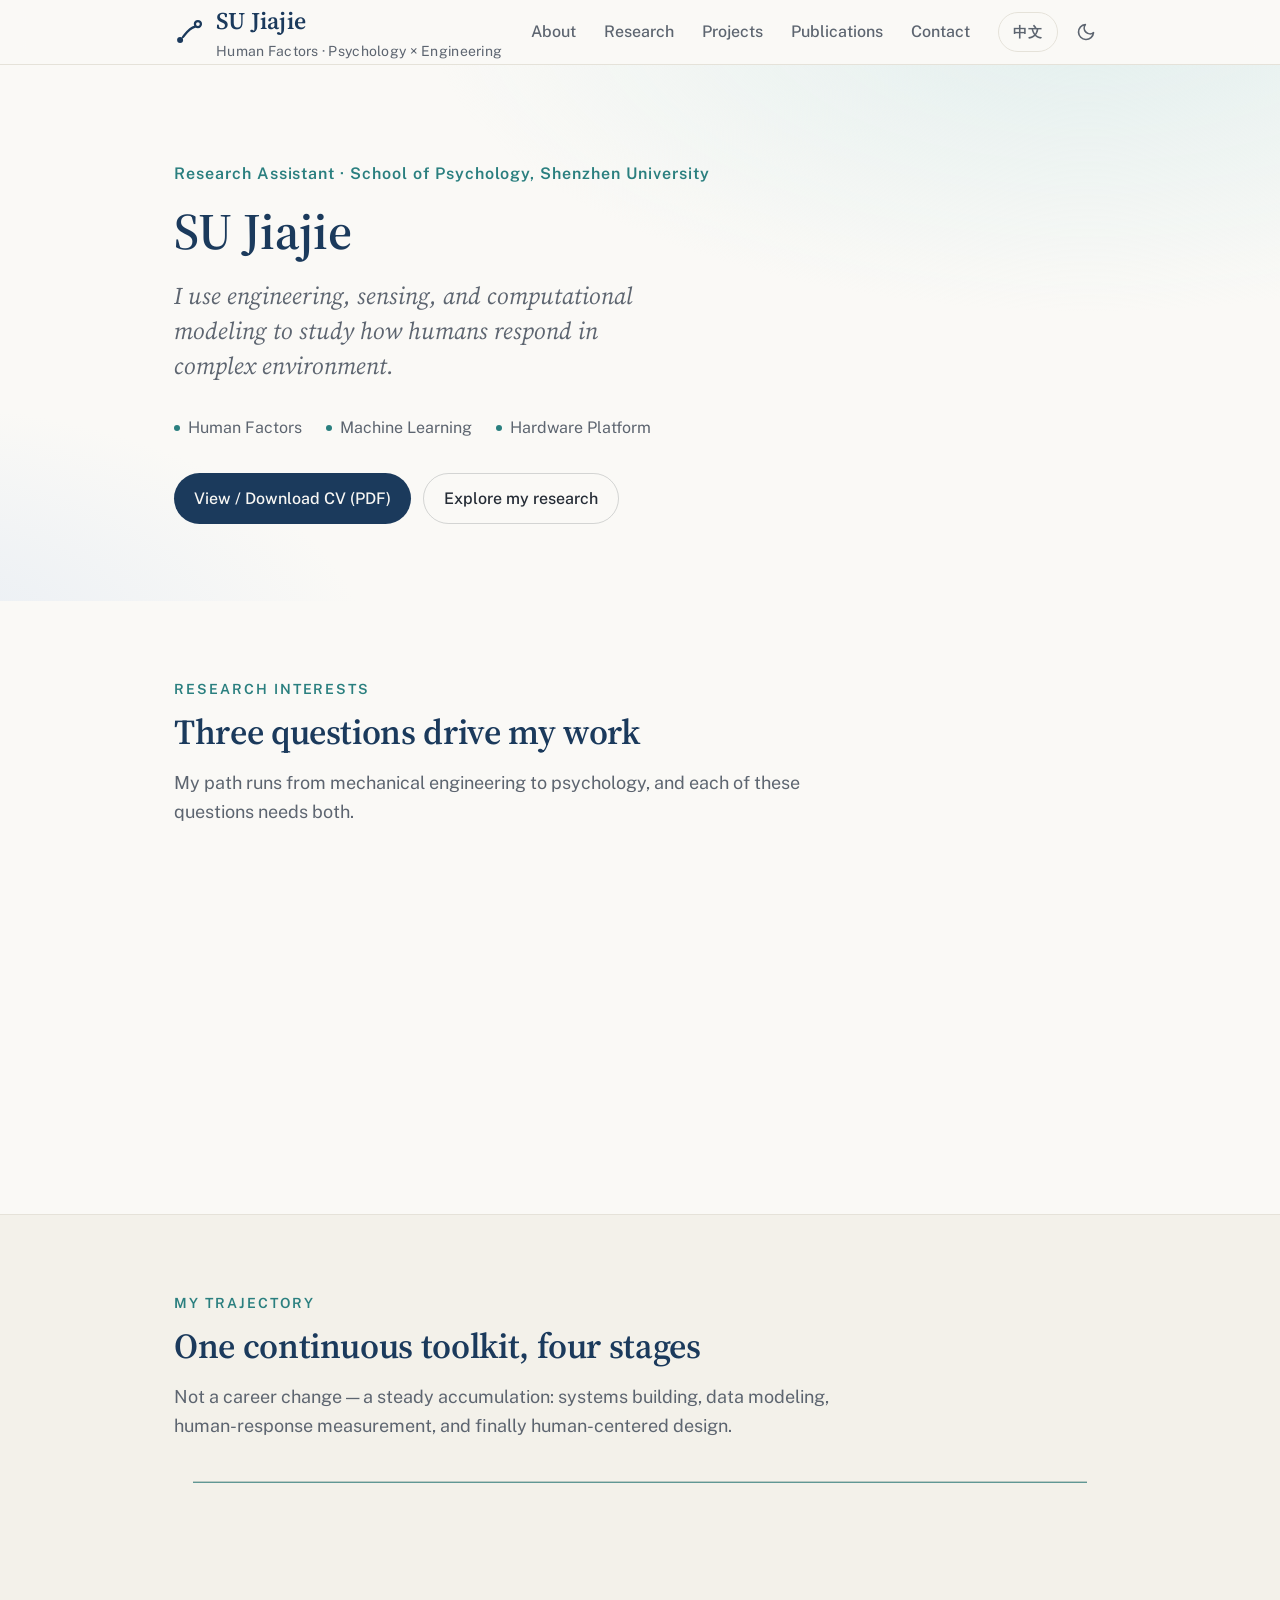
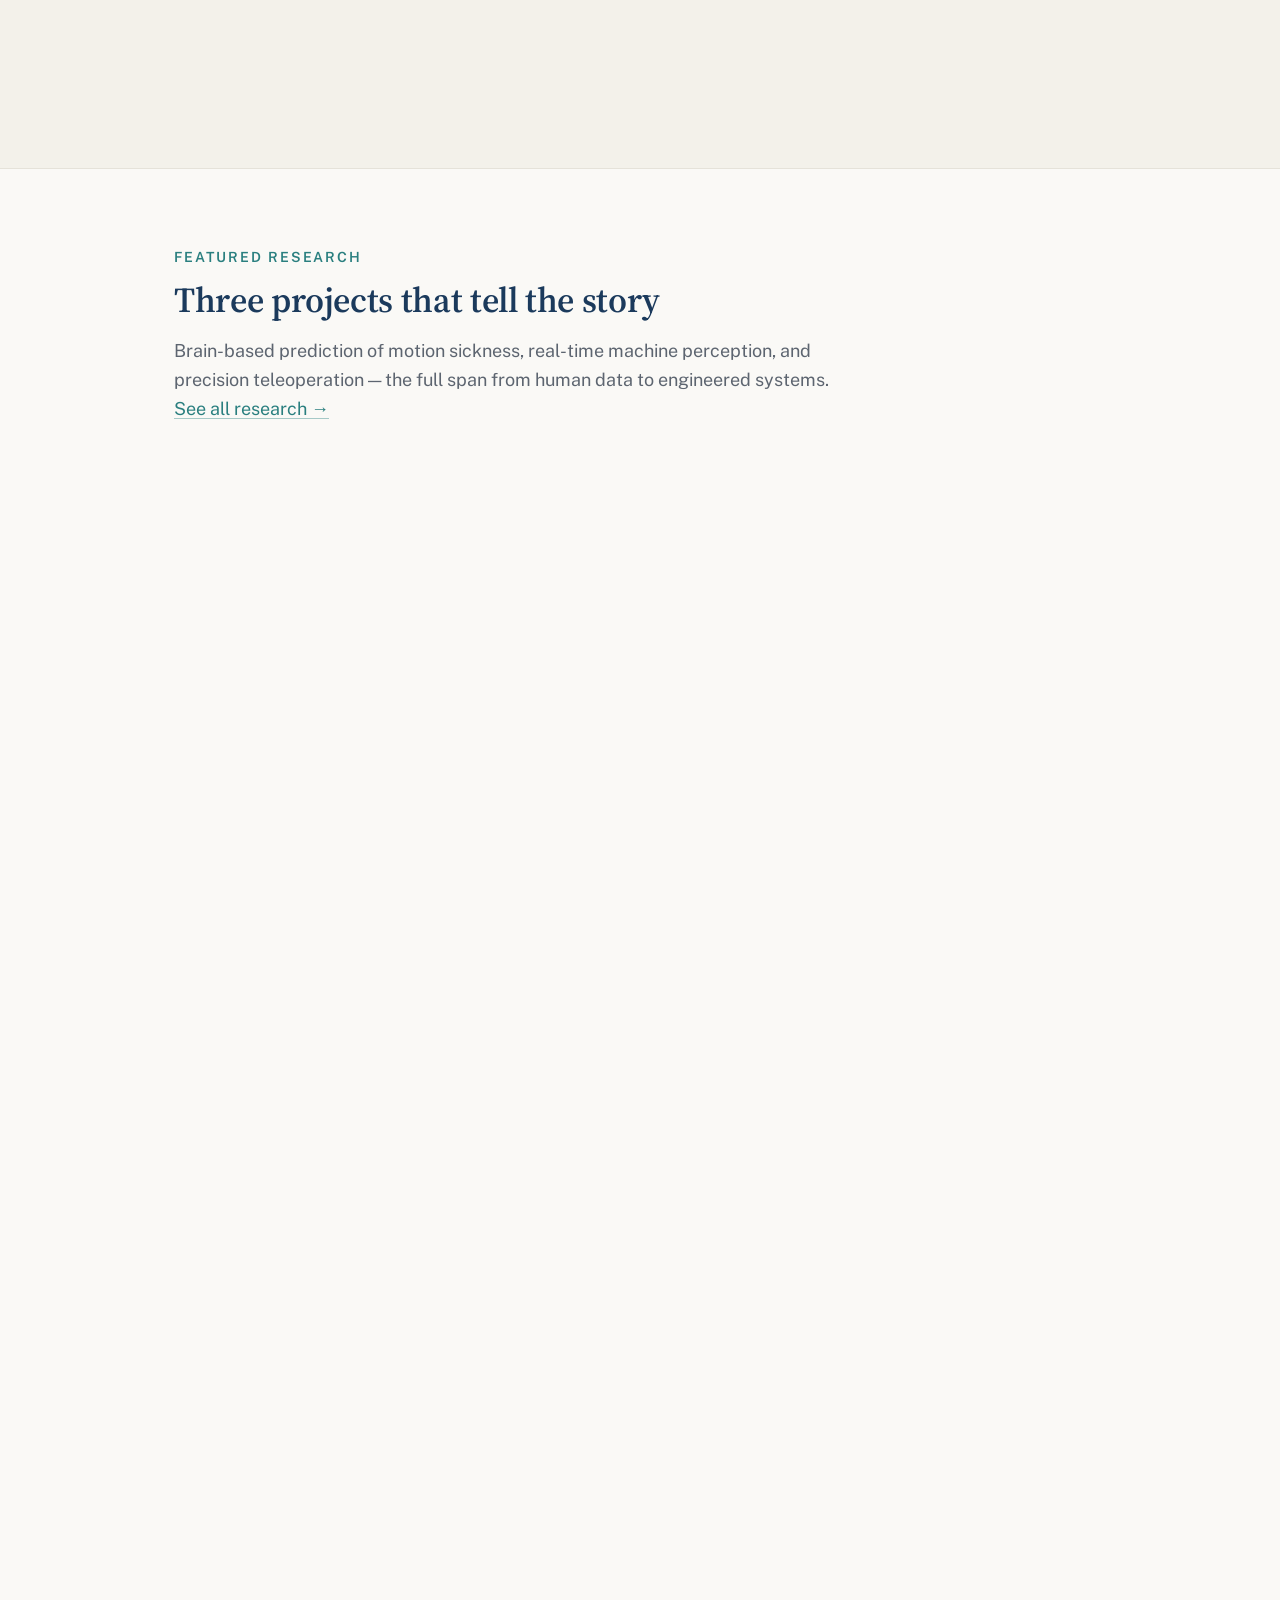
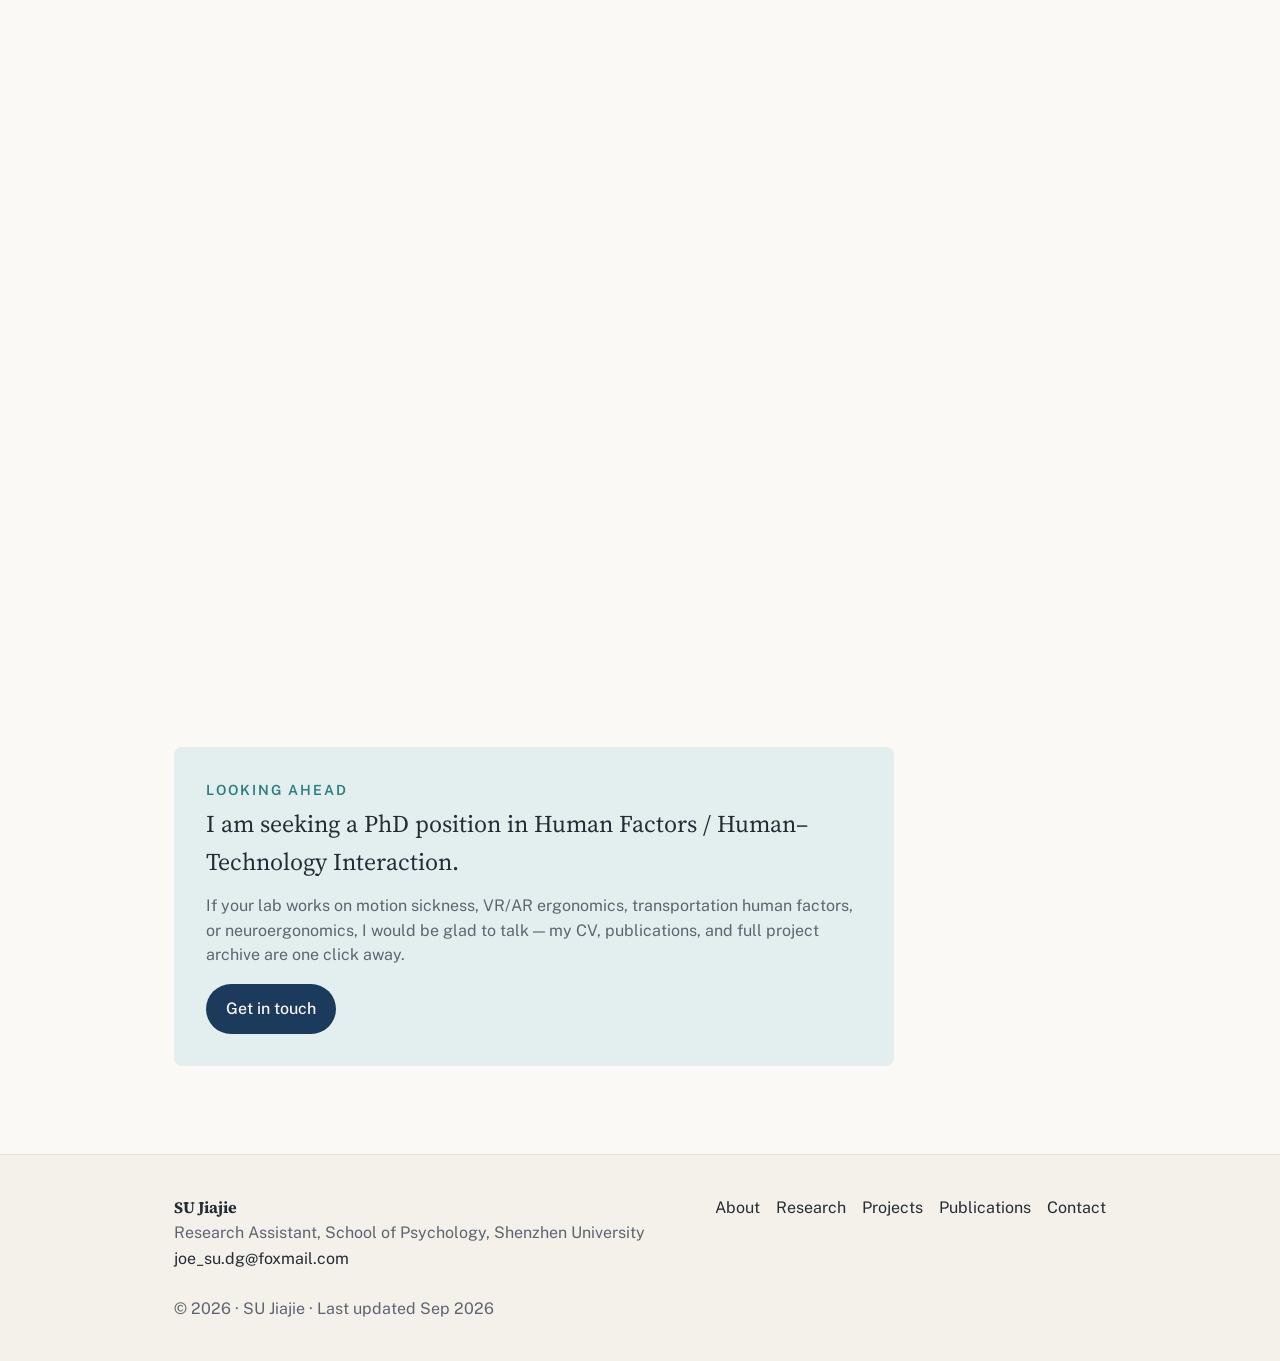
<file: index.html>
<!DOCTYPE html>
<html lang="en">
<head>
  <meta charset="UTF-8">
  <meta name="viewport" content="width=device-width, initial-scale=1.0">
  <title>SU Jiajie — Human Factors &amp; Human–Technology Interaction</title>
  <meta name="description" content="SU Jiajie is a research assistant at Shenzhen University studying motion sickness, VR, and human-technology interaction with methods from mechanical engineering and machine learning.">
  <meta property="og:title" content="SU Jiajie — Human Factors Researcher">
  <meta property="og:description" content="Engineering methods for human research: motion sickness, DTI brain networks, VR, and human-technology interaction.">
  <link rel="icon" href="assets/logo.svg" type="image/svg+xml">
  <link rel="preconnect" href="https://fonts.googleapis.com">
  <link rel="preconnect" href="https://fonts.gstatic.com" crossorigin>
  <link href="https://fonts.googleapis.com/css2?family=Source+Serif+4:ital,opsz,wght@0,8..60,400..700;1,8..60,400..700&family=Public+Sans:wght@300..700&family=Noto+Serif+SC:wght@400..700&family=Noto+Sans+SC:wght@300..700&display=swap" rel="stylesheet">
  <link rel="stylesheet" href="css/base.css">
  <link rel="stylesheet" href="css/style.css">
  <script src="js/lang.js"></script>
</head>
<body data-i18n-doc="doc.home">
  <a class="skip-link" href="#main" data-i18n="skip">Skip to content</a>

  <header class="site-header">
    <div class="container site-header__inner">
      <a class="brand" href="index.html" aria-label="SU Jiajie — home">
        <svg class="brand__mark" width="30" height="30" viewBox="0 0 32 32" fill="none" stroke="currentColor" stroke-width="2.4" stroke-linecap="round" aria-hidden="true">
          <circle cx="6.5" cy="24.5" r="3.2" fill="currentColor" stroke="none"/>
          <circle cx="25.5" cy="7.5" r="3.2" fill="none"/>
          <path d="M9.5 21.5 C14 16, 16 12, 22.5 10.2"/>
        </svg>
        <span>
          <span class="brand__name" data-i18n="brand.name">SU Jiajie</span>
          <span class="brand__sub" data-i18n="brand.sub">Human Factors · Psychology × Engineering</span>
        </span>
      </a>
      <nav id="site-nav" class="nav" aria-label="Main">
        <a href="about.html" data-i18n="nav.about">About</a>
        <a href="research.html" data-i18n="nav.research">Research</a>
        <a href="projects.html" data-i18n="nav.projects">Projects</a>
        <a href="publications.html" data-i18n="nav.publications">Publications</a>
        <a href="contact.html" data-i18n="nav.contact">Contact</a>
      </nav>
      <div class="header-actions">
        <button class="lang-toggle" data-lang-toggle type="button" aria-label="切换语言">中文</button>
        <button class="theme-toggle" data-theme-toggle type="button" aria-label="Switch theme"></button>
        <button class="nav-toggle" data-nav-toggle type="button" aria-label="Open menu" aria-expanded="false">
          <svg width="22" height="22" viewBox="0 0 24 24" fill="none" stroke="currentColor" stroke-width="2" stroke-linecap="round"><path d="M3 6h18M3 12h18M3 18h18"/></svg>
        </button>
      </div>
    </div>
  </header>

  <main id="main">

    <!-- ============ HERO ============ -->
    <section class="hero">
      <div class="container">
        <p class="hero__eyebrow" data-i18n="home.eyebrow">Research Assistant · School of Psychology, Shenzhen University</p>
        <h1 data-i18n="home.name">SU Jiajie</h1>
        <p class="hero__statement" data-i18n="home.statement">I use engineering, sensing, and computational modeling to study how humans respond in complex environment.</p>
        <div class="hero__meta">
          <span><span class="dot"></span><span data-i18n="home.meta1">Human Factors</span></span>
          <span><span class="dot"></span><span data-i18n="home.meta2">Machine Learning</span></span>
          <span><span class="dot"></span><span data-i18n="home.meta3">Hardware Platform</span></span>
        </div>
        <div class="hero__actions">
          <a class="btn btn--primary" href="files/SU-Jiajie-CV.pdf" target="_blank" rel="noopener noreferrer" data-i18n="home.btnCV">View / Download CV (PDF)</a>
          <a class="btn btn--ghost" href="research.html" data-i18n="home.btnResearch">Explore my research</a>
        </div>
      </div>
    </section>

    <!-- ============ RESEARCH INTERESTS ============ -->
    <section class="section">
      <div class="container">
        <p class="overline" data-i18n="home.interests.overline">Research Interests</p>
        <h2 class="section-title" data-i18n="home.interests.title">Three questions drive my work</h2>
        <p class="section-intro" data-i18n="home.interests.intro">My path runs from mechanical engineering to psychology, and each of these questions needs both.</p>
        <div class="interests">
          <article class="interest-card fade-in">
            <span class="interest-card__num">01</span>
            <h3 data-i18n="home.ic1.title">Human Factors</h3>
            <p data-i18n="home.ic1.text">Example: Why do VR and automated driving make people sick? I predict susceptibility from DTI-derived brain networks and study how it differs between adults and children.</p>
          </article>
          <article class="interest-card fade-in">
            <span class="interest-card__num">02</span>
            <h3 data-i18n="home.ic2.title">Human–Technology Interaction</h3>
            <p data-i18n="home.ic2.text">Example: predictability cues + non-driving tasks → feedback — shape comfort and performance inside VR, vehicles, and robotic systems?</p>
          </article>
          <article class="interest-card fade-in">
            <span class="interest-card__num">03</span>
            <h3 data-i18n="home.ic3.title">Engineering Methods for Human Research</h3>
            <p data-i18n="home.ic3.text">Experiments need apparatus. Example: building the VR environments, six-axis platforms, and data pipelines that psychological studies run on.</p>
          </article>
        </div>
      </div>
    </section>

    <!-- ============ TRAJECTORY ============ -->
    <section class="section" style="background: var(--color-surface-2); border-block: 1px solid var(--color-divider);">
      <div class="container">
        <p class="overline" data-i18n="home.traj.overline">My Trajectory</p>
        <h2 class="section-title" data-i18n="home.traj.title">One continuous toolkit, four stages</h2>
        <p class="section-intro" data-i18n="home.traj.intro">Not a career change — a steady accumulation: systems building, data modeling, human-response measurement, and finally human-centered design.</p>
        <div class="trajectory">
          <article class="trajectory__step fade-in">
            <span class="trajectory__period" data-i18n="home.t1.period">2020 – 2024</span>
            <span class="trajectory__title" data-i18n="home.t1.title">Mechanical Engineering</span>
            <p data-i18n="home.t1.text">B.Eng., Dongguan University of Technology — rank 1/194, National Scholarship, 7 patents, national innovation program lead.</p>
          </article>
          <article class="trajectory__step fade-in">
            <span class="trajectory__period" data-i18n="home.t2.period">2024 – 2025</span>
            <span class="trajectory__title" data-i18n="home.t2.title">Robotics &amp; AI</span>
            <p data-i18n="home.t2.text">M.Sc., CUHK (project grade A−) + CAIR internship: teleoperated arms, dexterous hands, computer-vision swarm tracking.</p>
          </article>
          <article class="trajectory__step trajectory__step--current fade-in">
            <span class="trajectory__period" data-i18n="home.t3.period">2026 – Present</span>
            <span class="trajectory__title" data-i18n="home.t3.title">Psychology Research</span>
            <p data-i18n="home.t3.text">Research assistant, Shenzhen University: motion sickness, DTI brain networks, EEG, VR, six-axis motion platform.</p>
          </article>
          <article class="trajectory__step trajectory__step--final fade-in">
            <span class="trajectory__period" data-i18n="home.t4.period">Next</span>
            <span class="trajectory__title" data-i18n="home.t4.title">Human Factors PhD</span>
            <p data-i18n="home.t4.text">Applying to doctoral programs in human factors and human–technology interaction.</p>
          </article>
        </div>
      </div>
    </section>

    <!-- ============ FEATURED RESEARCH ============ -->
    <section class="section">
      <div class="container">
        <p class="overline" data-i18n="home.feat.overline">Featured Research</p>
        <h2 class="section-title" data-i18n="home.feat.title">Three projects that tell the story</h2>
        <p class="section-intro"><span data-i18n="home.feat.intro">Brain-based prediction of motion sickness, real-time machine perception, and precision teleoperation — the full span from human data to engineered systems.</span> <a href="research.html" data-i18n="home.feat.all">See all research →</a></p>
        <div class="theme-group__cards" data-home-features="dti-motion-sickness, microrobot-swarm, cair-teleoperation"></div>
      </div>
    </section>

    <!-- ============ PHD CALL ============ -->
    <section class="section--tight">
      <div class="container">
        <div class="why-box" style="max-width: 720px; padding: var(--space-8);">
          <span class="field__label" style="font-size: var(--text-xs); letter-spacing: 0.14em;" data-i18n="home.phd.label">Looking ahead</span>
          <p style="font-family: var(--font-display); font-size: var(--text-lg); color: var(--color-text); margin-bottom: var(--space-3);" data-i18n="home.phd.title">I am seeking a PhD position in Human Factors / Human–Technology Interaction.</p>
          <p class="field__text" style="margin-bottom: var(--space-4);" data-i18n="home.phd.text">If your lab works on motion sickness, VR/AR ergonomics, transportation human factors, or neuroergonomics, I would be glad to talk — my CV, publications, and full project archive are one click away.</p>
          <a class="btn btn--primary" href="contact.html" data-i18n="home.phd.btn">Get in touch</a>
        </div>
      </div>
    </section>
  </main>

  <footer class="site-footer">
    <div class="container site-footer__inner">
      <div>
        <strong style="color: var(--color-text); font-family: var(--font-display);">SU Jiajie</strong><br>
        <span data-i18n="footer.role">Research Assistant, School of Psychology, Shenzhen University</span><br>
        <a href="mailto:joe_su.dg@foxmail.com">joe_su.dg@foxmail.com</a>
      </div>
      <nav class="site-footer__nav" aria-label="Footer">
        <a href="about.html" data-i18n="nav.about">About</a>
        <a href="research.html" data-i18n="nav.research">Research</a>
        <a href="projects.html" data-i18n="nav.projects">Projects</a>
        <a href="publications.html" data-i18n="nav.publications">Publications</a>
        <a href="contact.html" data-i18n="nav.contact">Contact</a>
      </nav>
      <div>© <span data-year></span><span data-i18n="footer.rights"> · SU Jiajie · Last updated Sep 2026</span></div>
    </div>
  </footer>

  <script src="data/research.js"></script>
  <script src="data/projects.js"></script>
  <script src="data/publications.js"></script>
  <script src="data/i18n.js"></script>
  <script src="js/render.js"></script>
  <script src="js/main.js"></script>
</body>
</html>
</file>
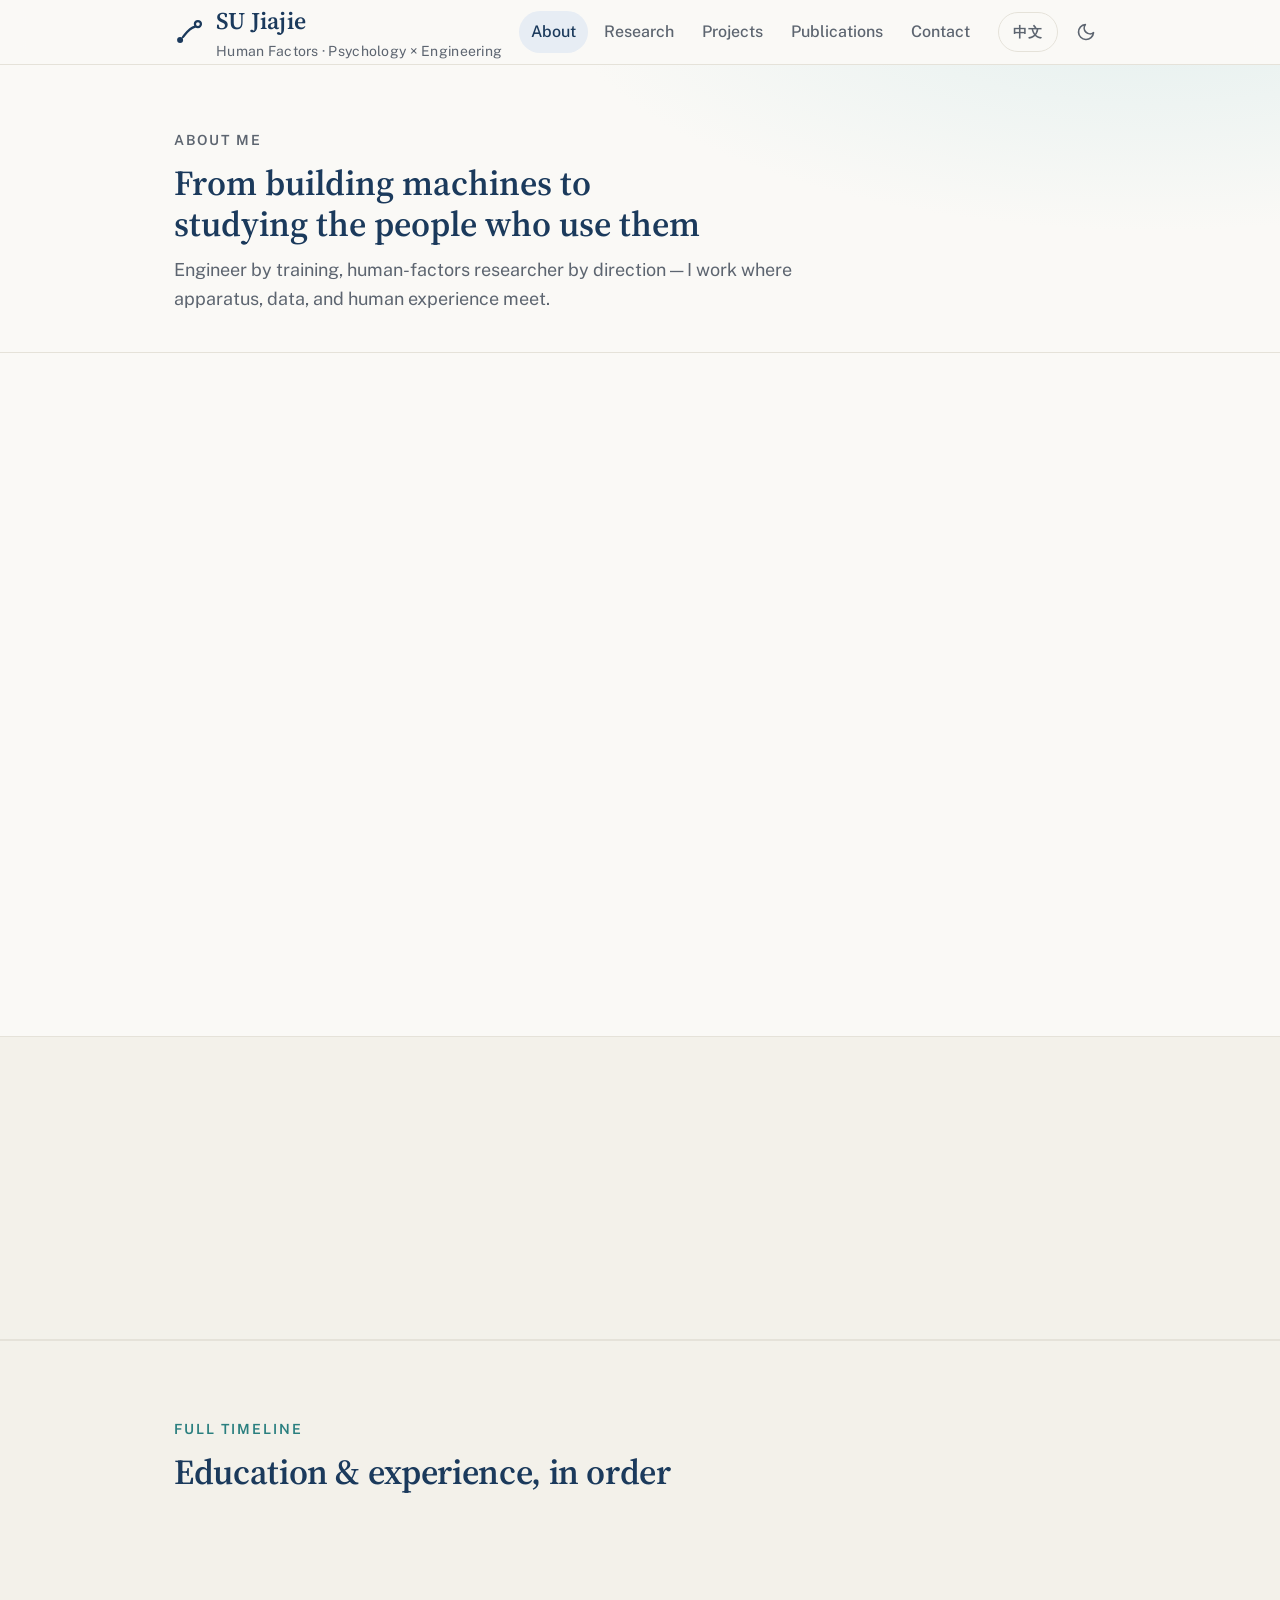
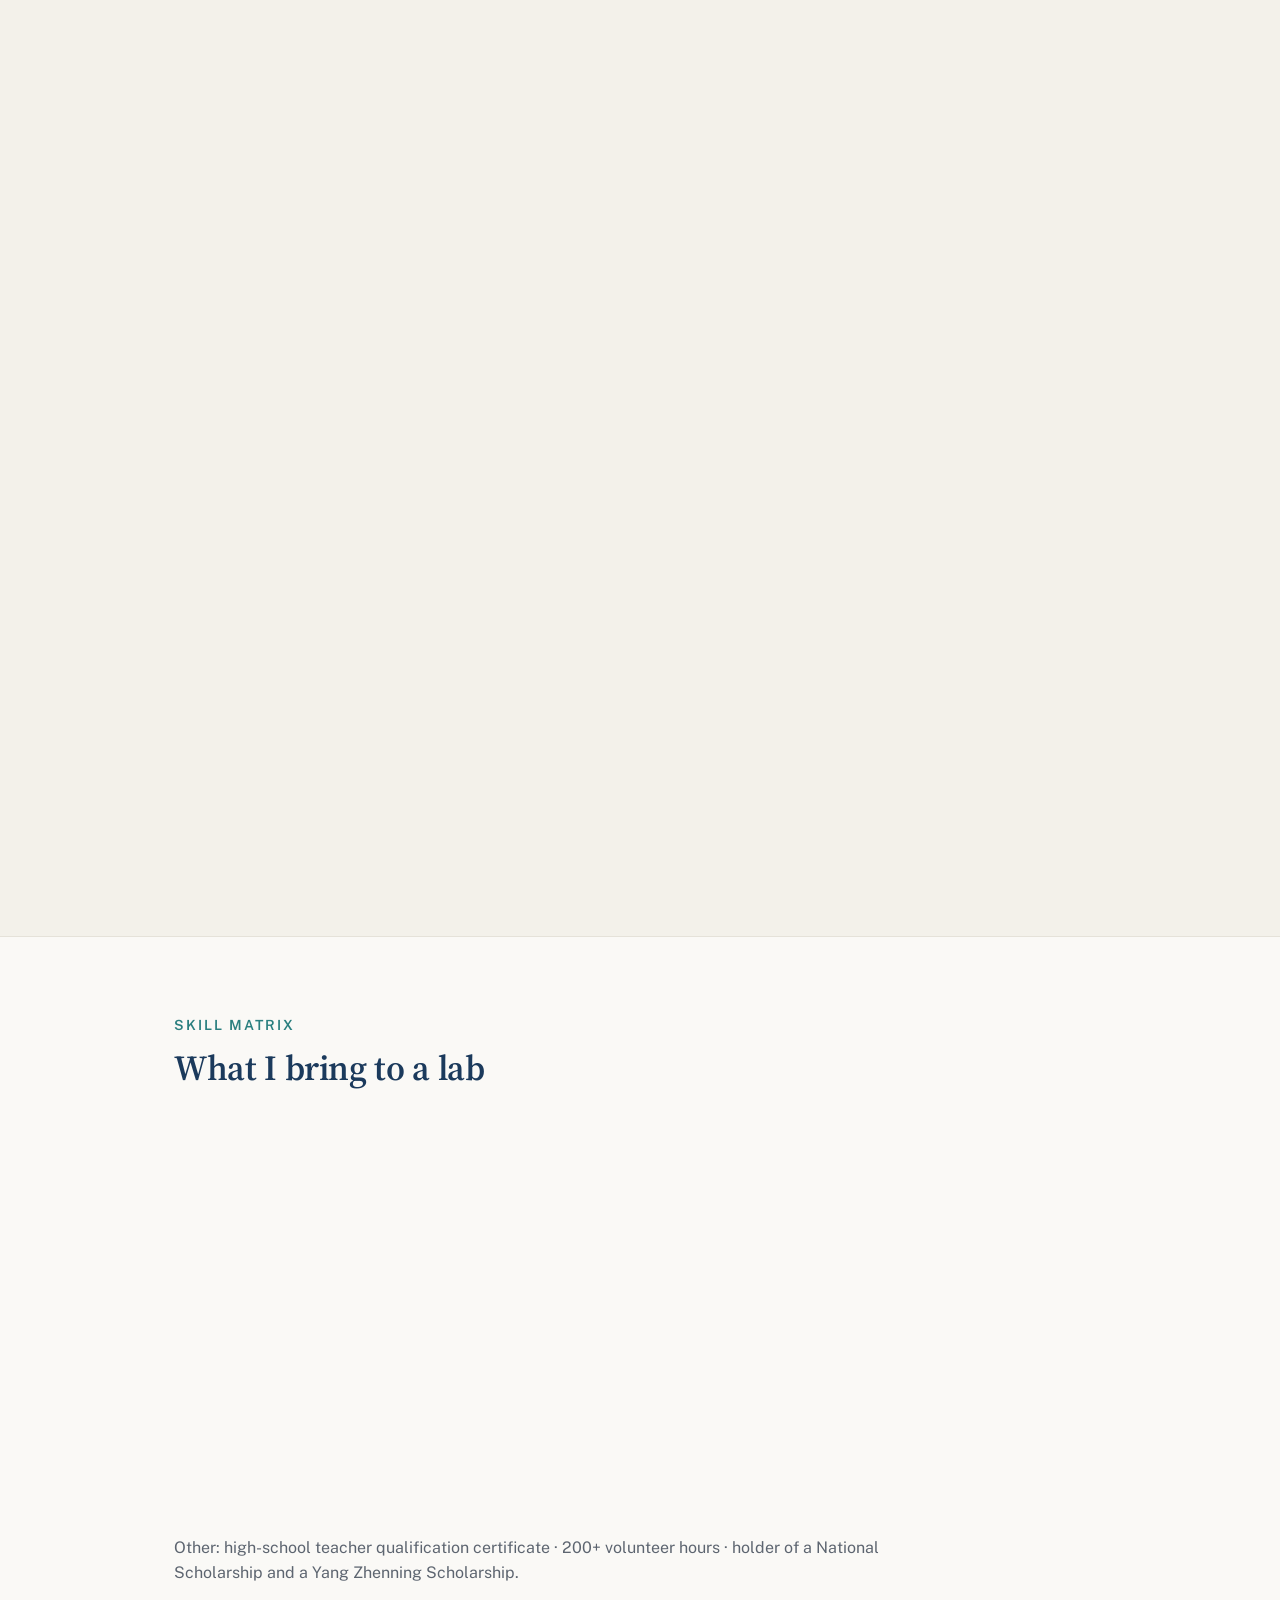
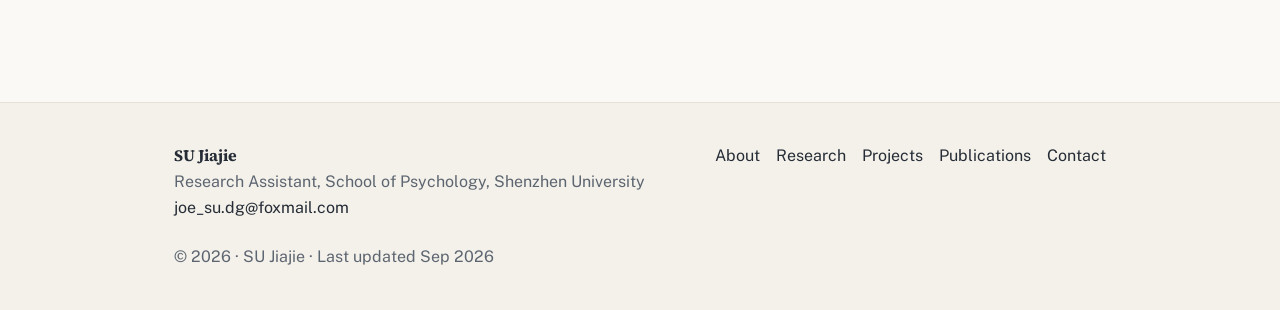
<file: about.html>
<!DOCTYPE html>
<html lang="en">
<head>
  <meta charset="UTF-8">
  <meta name="viewport" content="width=device-width, initial-scale=1.0">
  <title>About — SU Jiajie</title>
  <meta name="description" content="How SU Jiajie moved from mechanical engineering to psychology research — and why human factors is where the two meet.">
  <link rel="icon" href="assets/logo.svg" type="image/svg+xml">
  <link rel="preconnect" href="https://fonts.googleapis.com">
  <link rel="preconnect" href="https://fonts.gstatic.com" crossorigin>
  <link href="https://fonts.googleapis.com/css2?family=Source+Serif+4:ital,opsz,wght@0,8..60,400..700;1,8..60,400..700&family=Public+Sans:wght@300..700&family=Noto+Serif+SC:wght@400..700&family=Noto+Sans+SC:wght@300..700&display=swap" rel="stylesheet">
  <link rel="stylesheet" href="css/base.css">
  <link rel="stylesheet" href="css/style.css">
  <script src="js/lang.js"></script>
</head>
<body data-i18n-doc="doc.about">
  <a class="skip-link" href="#main" data-i18n="skip">Skip to content</a>

  <header class="site-header">
    <div class="container site-header__inner">
      <a class="brand" href="index.html" aria-label="SU Jiajie — home">
        <svg class="brand__mark" width="30" height="30" viewBox="0 0 32 32" fill="none" stroke="currentColor" stroke-width="2.4" stroke-linecap="round" aria-hidden="true">
          <circle cx="6.5" cy="24.5" r="3.2" fill="currentColor" stroke="none"/>
          <circle cx="25.5" cy="7.5" r="3.2" fill="none"/>
          <path d="M9.5 21.5 C14 16, 16 12, 22.5 10.2"/>
        </svg>
        <span>
          <span class="brand__name" data-i18n="brand.name">SU Jiajie</span>
          <span class="brand__sub" data-i18n="brand.sub">Human Factors · Psychology × Engineering</span>
        </span>
      </a>
      <nav id="site-nav" class="nav" aria-label="Main">
        <a href="about.html" data-i18n="nav.about">About</a>
        <a href="research.html" data-i18n="nav.research">Research</a>
        <a href="projects.html" data-i18n="nav.projects">Projects</a>
        <a href="publications.html" data-i18n="nav.publications">Publications</a>
        <a href="contact.html" data-i18n="nav.contact">Contact</a>
      </nav>
      <div class="header-actions">
        <button class="lang-toggle" data-lang-toggle type="button" aria-label="切换语言">中文</button>
        <button class="theme-toggle" data-theme-toggle type="button" aria-label="Switch theme"></button>
        <button class="nav-toggle" data-nav-toggle type="button" aria-label="Open menu" aria-expanded="false">
          <svg width="22" height="22" viewBox="0 0 24 24" fill="none" stroke="currentColor" stroke-width="2" stroke-linecap="round"><path d="M3 6h18M3 12h18M3 18h18"/></svg>
        </button>
      </div>
    </div>
  </header>

  <main id="main">
    <div class="page-header">
      <div class="container">
        <p class="overline" data-i18n="about.overline">About Me</p>
        <h1 data-i18n="about.title">From building machines to studying the people who use them</h1>
        <p data-i18n="about.intro">Engineer by training, human-factors researcher by direction — I work where apparatus, data, and human experience meet.</p>
      </div>
    </div>

    <!-- ============ STATEMENT ============ -->
    <section class="section">
      <div class="container container--narrow">
        <div class="fade-in">
          <p style="font-size: var(--text-base); margin-bottom: var(--space-5);" data-i18n="about.p1">I am a research assistant at the School of Psychology, Shenzhen University, where I study <strong>motion sickness</strong> — predicting susceptibility from DTI-derived brain networks with machine learning, and examining how predictability cues and non-driving-related tasks interact in automated driving. My daily work spans EEG experiments, VR environment development, and the six-axis motion platform our studies run on. Before psychology, I spent five years as a mechanical engineer: a bachelor's degree ranked 1st of 194 at Dongguan University of Technology, then a master's at The Chinese University of Hong Kong, where I built a YOLOv8 + DeepSORT pipeline for tracking micro-robot swarms.</p>
          <p style="font-size: var(--text-base); margin-bottom: var(--space-5);" data-i18n="about.p2">
          <p style="font-size: var(--text-base); margin-bottom: var(--space-5);" data-i18n="about.p3">That realization has a practical edge: psychology research on technology needs people who can build the technology. Motion-sickness experiments need VR environments and motion platforms; neural-data studies need reproducible pipelines. My goal for a PhD is human factors and human–technology interaction — continuing to study how humans respond in complex systems, with both the experimental methods of psychology and the engineering ability to build whatever the experiment requires.</p>
        </div>
      </div>
    </section>


    <!-- ============ CV BANNER ============ -->
    <section class="section" style="background: var(--color-surface-2); border-block: 1px solid var(--color-divider); padding-block: var(--space-10);">
      <div class="container container--narrow">
        <div class="why-box fade-in" style="padding: var(--space-8);">
          <span class="field__label" style="font-size: var(--text-xs); letter-spacing: 0.14em;" data-i18n="about.cv.title">Full CV</span>
          <p class="field__text" style="margin-bottom: var(--space-4);" data-i18n="about.cv.text">Beyond these pages, the complete record — education, research, projects, awards, and patents — is available as a PDF.</p>
          <a class="btn btn--primary" href="files/SU-Jiajie-CV.pdf" target="_blank" rel="noopener noreferrer" data-i18n="about.cv.btn">View / Download CV (PDF)</a>
        </div>
      </div>
    </section>
    <!-- ============ TIMELINE ============ -->
    <section class="section" style="background: var(--color-surface-2); border-block: 1px solid var(--color-divider);">
      <div class="container">
        <p class="overline" data-i18n="about.timeline.overline">Full Timeline</p>
        <h2 class="section-title" data-i18n="about.timeline.title">Education &amp; experience, in order</h2>
        <div class="timeline fade-in">
          <div class="timeline__item">
            <span class="timeline__period" data-i18n="about.tl1.period">Apr 2026 – Present</span>
            <span class="timeline__title" data-i18n="about.tl1.title">Research Assistant</span>
            <span class="timeline__org" data-i18n="about.tl1.org">School of Psychology, Shenzhen University</span>
            <p data-i18n="about.tl1.text">Motion-sickness research (DTI brain networks, predictability cues × NDRT), EEG experiments, VR environment &amp; six-axis platform development, mentoring graduate students.</p>
          </div>
          <div class="timeline__item">
            <span class="timeline__period" data-i18n="about.tl2.period">2024 – 2025</span>
            <span class="timeline__title" data-i18n="about.tl2.title">M.Sc. Mechanical and Automation Engineering</span>
            <span class="timeline__org" data-i18n="about.tl2.org">The Chinese University of Hong Kong</span>
            <p data-i18n="about.tl2.text">GPA 3.4/4.0 · thesis project grade A−. Micro-robot swarm trajectory tracking.</p>
          </div>
          <div class="timeline__item">
            <span class="timeline__period" data-i18n="about.tl3.period">Sep 2024 – Aug 2025</span>
            <span class="timeline__title" data-i18n="about.tl3.title">Mechatronics Design Intern</span>
            <span class="timeline__org" data-i18n="about.tl3.org">CAS Hong Kong Innovation Centre for AI &amp; Robotics (CAIR)</span>
            <p data-i18n="about.tl3.text">Teleoperated robotic arm, dexterous-hand simulation, hand-eye calibration; co-invented an IMU data glove (patent filed).</p>
          </div>
          <div class="timeline__item">
            <span class="timeline__period" data-i18n="about.tl4.period">Aug 2024 – May 2025</span>
            <span class="timeline__title" data-i18n="about.tl4.title">Student Assistant, Intubation-Robot Project</span>
            <span class="timeline__org" data-i18n="about.tl4.org">Supervised by Prof. Hongliang Ren</span>
            <p data-i18n="about.tl4.text">Endoscope extension control via RoboMaster board and CAN communication; 3D-printed platform design and camera calibration.</p>
          </div>
          <div class="timeline__item">
            <span class="timeline__period" data-i18n="about.tl5.period">Apr 2023 – Jan 2024</span>
            <span class="timeline__title" data-i18n="about.tl5.title">Research Intern, Precision Medical Engineering</span>
            <span class="timeline__org" data-i18n="about.tl5.org">Songshan Lake Materials Laboratory</span>
            <p data-i18n="about.tl5.text">Programmed software-defined radios for NMR signal generation; designed and ran NMR experiments on real samples.</p>
          </div>
          <div class="timeline__item timeline__item--muted">
            <span class="timeline__period" data-i18n="about.tl6.period">2020 – 2024</span>
            <span class="timeline__title" data-i18n="about.tl6.title">B.Eng. Mechanical Design, Manufacturing &amp; Automation</span>
            <span class="timeline__org" data-i18n="about.tl6.org">Dongguan University of Technology</span>
            <p data-i18n="about.tl6.text">GPA 3.8/5.0 · rank 1/194 · National Scholarship, Yang Zhenning Scholarship · national innovation-program project lead · 7 patents · 4 national/provincial modeling awards.</p>
          </div>
        </div>
      </div>
    </section>

    <!-- ============ SKILLS ============ -->
    <section class="section">
      <div class="container">
        <p class="overline" data-i18n="about.skills.overline">Skill Matrix</p>
        <h2 class="section-title" data-i18n="about.skills.title">What I bring to a lab</h2>
        <div class="skills-grid">
          <div class="skill-group fade-in">
            <h3 data-i18n="about.sk1.title">Engineering &amp; Design</h3>
            <ul class="field__list">
              <li>SolidWorks</li><li>CAD</li><li>3D Printing</li><li>FEA</li><li>Robotic arm control</li><li>ROS</li><li>Hand-eye calibration</li>
            </ul>
          </div>
          <div class="skill-group fade-in">
            <h3 data-i18n="about.sk2.title">Programming &amp; Data</h3>
            <ul class="field__list">
              <li>Python</li><li>MATLAB</li><li>C / C++ / C#</li><li>YOLOv8 / DeepSORT</li><li>Machine learning</li><li>Lingo</li><li>Linux</li>
            </ul>
          </div>
          <div class="skill-group fade-in">
            <h3 data-i18n="about.sk3.title">Research Methods</h3>
            <ul class="field__list">
              <li>EEG experiments &amp; processing</li><li>DTI brain networks</li><li>SPSS</li><li>Experimental design</li><li>VR development</li><li>SDR / signal processing</li><li>Psychometrics</li>
            </ul>
          </div>
          <div class="skill-group fade-in">
            <h3 data-i18n="about.sk4.title">Languages</h3>
            <ul class="field__list">
              <li data-i18n="about.lang1">Mandarin (native)</li><li data-i18n="about.lang2">Hakka (native)</li><li data-i18n="about.lang3">Teochew (native)</li><li data-i18n="about.lang4">Cantonese (basic)</li><li data-i18n="about.lang5">English — IELTS 6.5, CET-6</li>
            </ul>
          </div>
        </div>
        <p class="field__text" style="margin-top: var(--space-8);" data-i18n="about.skills.note">Other: high-school teacher qualification certificate · 200+ volunteer hours · holder of a National Scholarship and a Yang Zhenning Scholarship.</p>
      </div>
    </section>
  </main>

  <footer class="site-footer">
    <div class="container site-footer__inner">
      <div>
        <strong style="color: var(--color-text); font-family: var(--font-display);">SU Jiajie</strong><br>
        <span data-i18n="footer.role">Research Assistant, School of Psychology, Shenzhen University</span><br>
        <a href="mailto:joe_su.dg@foxmail.com">joe_su.dg@foxmail.com</a>
      </div>
      <nav class="site-footer__nav" aria-label="Footer">
        <a href="about.html" data-i18n="nav.about">About</a>
        <a href="research.html" data-i18n="nav.research">Research</a>
        <a href="projects.html" data-i18n="nav.projects">Projects</a>
        <a href="publications.html" data-i18n="nav.publications">Publications</a>
        <a href="contact.html" data-i18n="nav.contact">Contact</a>
      </nav>
      <div>© <span data-year></span><span data-i18n="footer.rights"> · SU Jiajie · Last updated Sep 2026</span></div>
    </div>
  </footer>

  <script src="data/i18n.js"></script>
  <script src="js/main.js"></script>
</body>
</html>
</file>
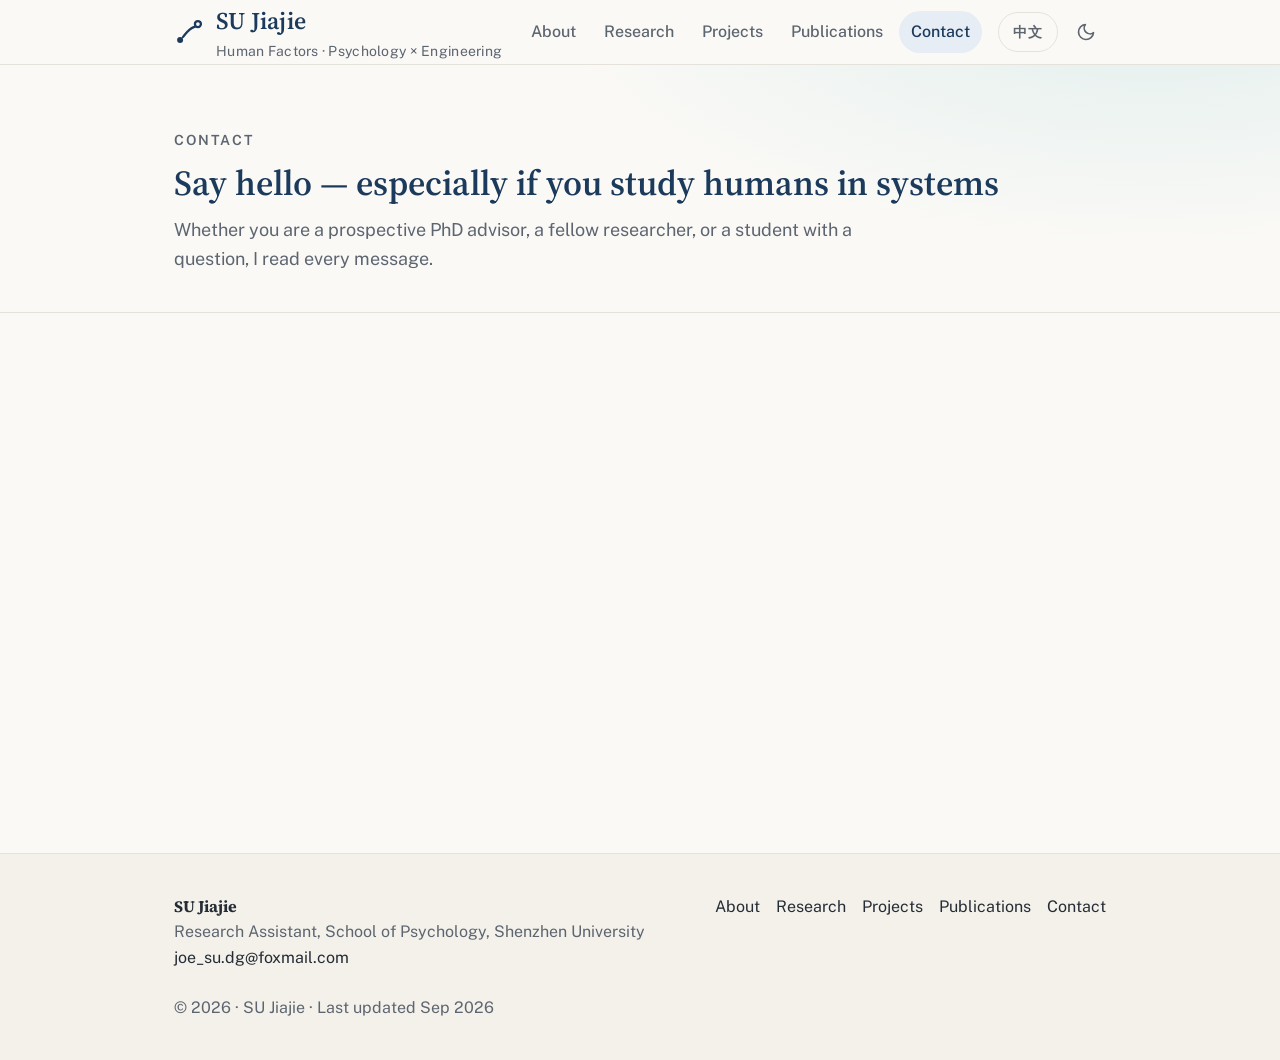
<file: contact.html>
<!DOCTYPE html>
<html lang="en">
<head>
  <meta charset="UTF-8">
  <meta name="viewport" content="width=device-width, initial-scale=1.0">
  <title>Contact — SU Jiajie</title>
  <meta name="description" content="Contact SU Jiajie: research assistant at Shenzhen University's School of Psychology, seeking a Human Factors PhD position.">
  <link rel="icon" href="assets/logo.svg" type="image/svg+xml">
  <link rel="preconnect" href="https://fonts.googleapis.com">
  <link rel="preconnect" href="https://fonts.gstatic.com" crossorigin>
  <link href="https://fonts.googleapis.com/css2?family=Source+Serif+4:ital,opsz,wght@0,8..60,400..700;1,8..60,400..700&family=Public+Sans:wght@300..700&family=Noto+Serif+SC:wght@400..700&family=Noto+Sans+SC:wght@300..700&display=swap" rel="stylesheet">
  <link rel="stylesheet" href="css/base.css">
  <link rel="stylesheet" href="css/style.css">
  <script src="js/lang.js"></script>
</head>
<body data-i18n-doc="doc.contact">
  <a class="skip-link" href="#main" data-i18n="skip">Skip to content</a>

  <header class="site-header">
    <div class="container site-header__inner">
      <a class="brand" href="index.html" aria-label="SU Jiajie — home">
        <svg class="brand__mark" width="30" height="30" viewBox="0 0 32 32" fill="none" stroke="currentColor" stroke-width="2.4" stroke-linecap="round" aria-hidden="true">
          <circle cx="6.5" cy="24.5" r="3.2" fill="currentColor" stroke="none"/>
          <circle cx="25.5" cy="7.5" r="3.2" fill="none"/>
          <path d="M9.5 21.5 C14 16, 16 12, 22.5 10.2"/>
        </svg>
        <span>
          <span class="brand__name" data-i18n="brand.name">SU Jiajie</span>
          <span class="brand__sub" data-i18n="brand.sub">Human Factors · Psychology × Engineering</span>
        </span>
      </a>
      <nav id="site-nav" class="nav" aria-label="Main">
        <a href="about.html" data-i18n="nav.about">About</a>
        <a href="research.html" data-i18n="nav.research">Research</a>
        <a href="projects.html" data-i18n="nav.projects">Projects</a>
        <a href="publications.html" data-i18n="nav.publications">Publications</a>
        <a href="contact.html" data-i18n="nav.contact">Contact</a>
      </nav>
      <div class="header-actions">
        <button class="lang-toggle" data-lang-toggle type="button" aria-label="切换语言">中文</button>
        <button class="theme-toggle" data-theme-toggle type="button" aria-label="Switch theme"></button>
        <button class="nav-toggle" data-nav-toggle type="button" aria-label="Open menu" aria-expanded="false">
          <svg width="22" height="22" viewBox="0 0 24 24" fill="none" stroke="currentColor" stroke-width="2" stroke-linecap="round"><path d="M3 6h18M3 12h18M3 18h18"/></svg>
        </button>
      </div>
    </div>
  </header>

  <main id="main">
    <div class="page-header">
      <div class="container">
        <p class="overline" data-i18n="contact.overline">Contact</p>
        <h1 data-i18n="contact.title">Say hello — especially if you study humans in systems</h1>
        <p data-i18n="contact.intro">Whether you are a prospective PhD advisor, a fellow researcher, or a student with a question, I read every message.</p>
      </div>
    </div>

    <section class="section">
      <div class="container">
        <div class="contact-card fade-in">
          <div class="contact-line">
            <span class="field__label" data-i18n="contact.email">Email</span>
            <a href="mailto:joe_su.dg@foxmail.com">joe_su.dg@foxmail.com</a>
          </div>
          <div class="contact-line">
            <span class="field__label" data-i18n="contact.location">Location</span>
            <span data-i18n="contact.loc.value">Shenzhen University, Guangdong, China</span>
          </div>
          <div class="contact-line">
            <span class="field__label" data-i18n="contact.role">Role</span>
            <span data-i18n="contact.role.value">Research Assistant, School of Psychology</span>
          </div>
          <div class="contact-line">
            <span class="field__label" data-i18n="contact.seeking">Seeking</span>
            <span data-i18n="contact.seeking.value">PhD position in Human Factors / Human–Technology Interaction</span>
          </div>
          <div style="margin-top: var(--space-8); display: flex; flex-wrap: wrap; gap: var(--space-3);">
            <a class="btn btn--primary" href="mailto:joe_su.dg@foxmail.com" data-i18n="contact.btnEmail">Write me an email</a>
            <a class="btn btn--ghost" href="files/SU-Jiajie-CV.pdf" target="_blank" rel="noopener noreferrer" data-i18n="contact.btnCV">View / Download CV (PDF)</a>
          </div>
        </div>
      </div>
    </section>
  </main>

  <footer class="site-footer">
    <div class="container site-footer__inner">
      <div>
        <strong style="color: var(--color-text); font-family: var(--font-display);">SU Jiajie</strong><br>
        <span data-i18n="footer.role">Research Assistant, School of Psychology, Shenzhen University</span><br>
        <a href="mailto:joe_su.dg@foxmail.com">joe_su.dg@foxmail.com</a>
      </div>
      <nav class="site-footer__nav" aria-label="Footer">
        <a href="about.html" data-i18n="nav.about">About</a>
        <a href="research.html" data-i18n="nav.research">Research</a>
        <a href="projects.html" data-i18n="nav.projects">Projects</a>
        <a href="publications.html" data-i18n="nav.publications">Publications</a>
        <a href="contact.html" data-i18n="nav.contact">Contact</a>
      </nav>
      <div>&copy; <span data-year></span><span data-i18n="footer.rights"> · SU Jiajie · Last updated Sep 2026</span></div>
    </div>
  </footer>

  <script src="data/i18n.js"></script>
  <script src="js/main.js"></script>
</body>
</html>
</file>
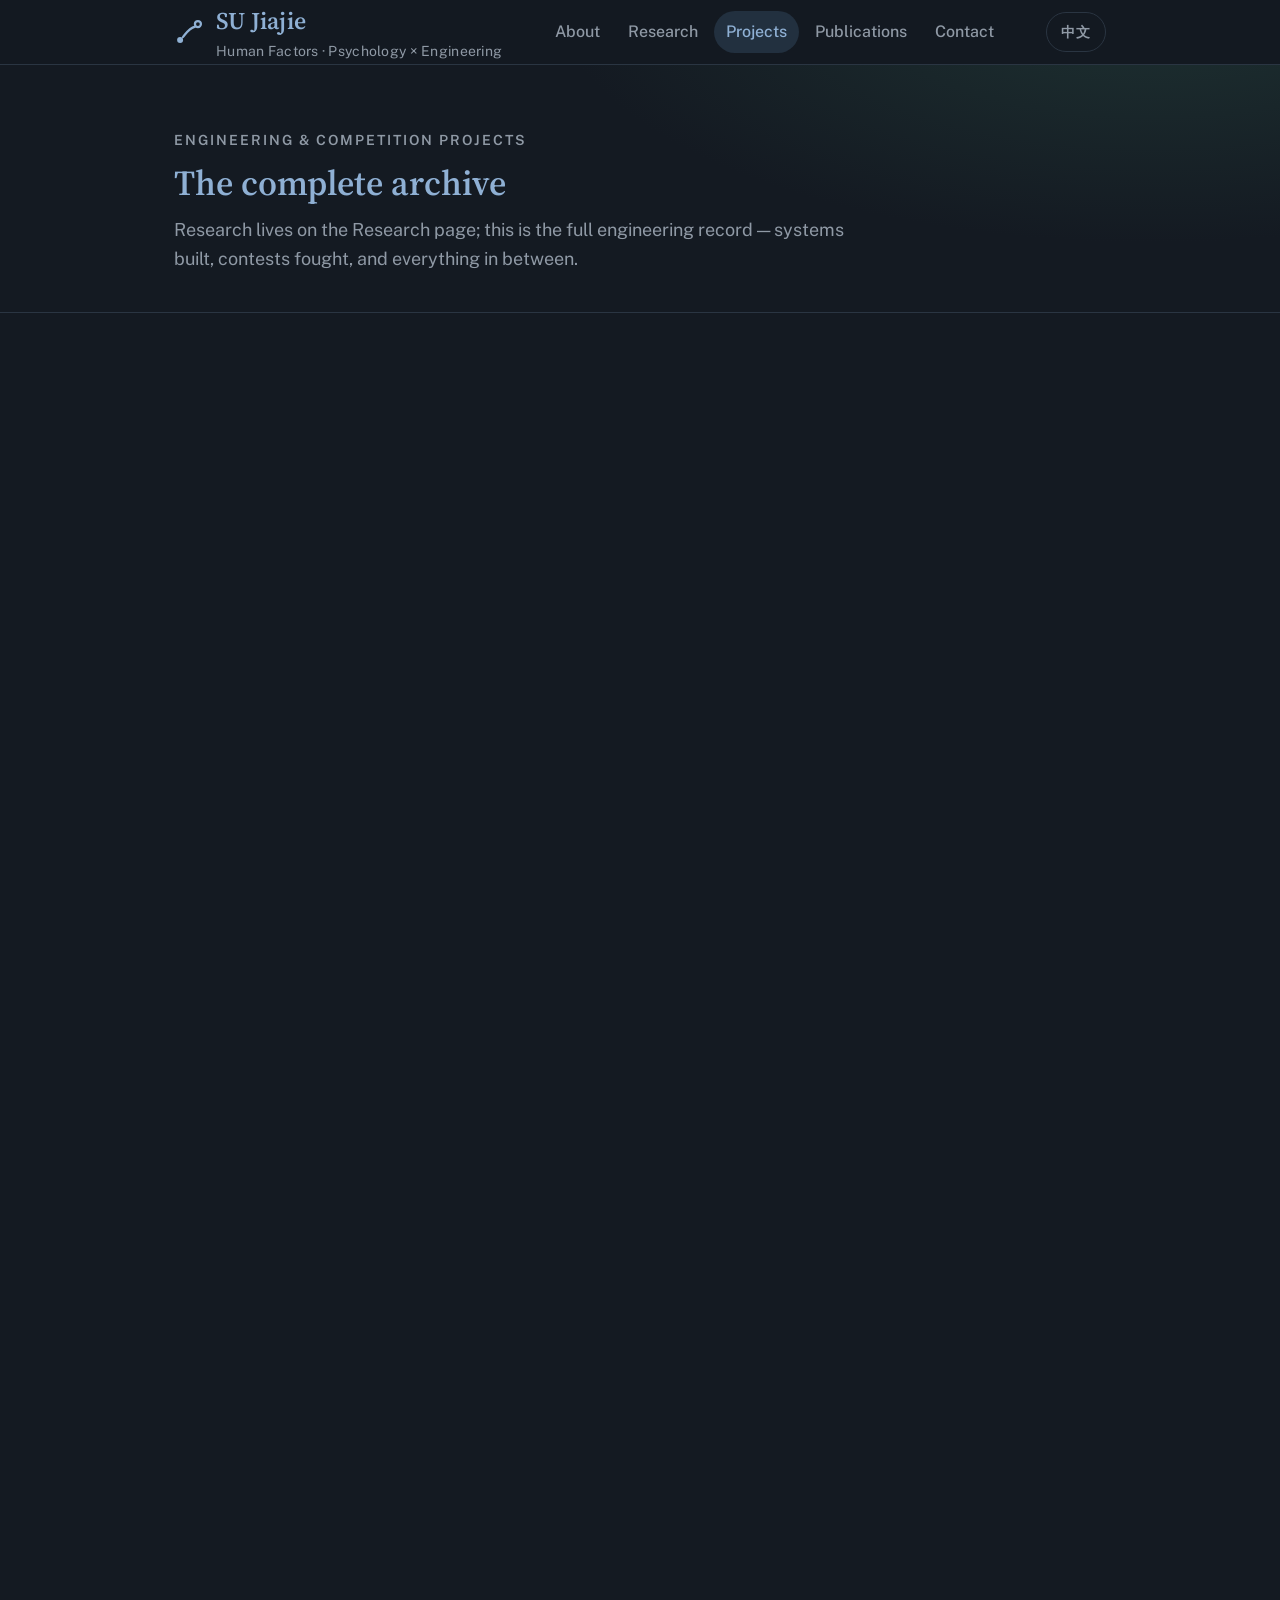
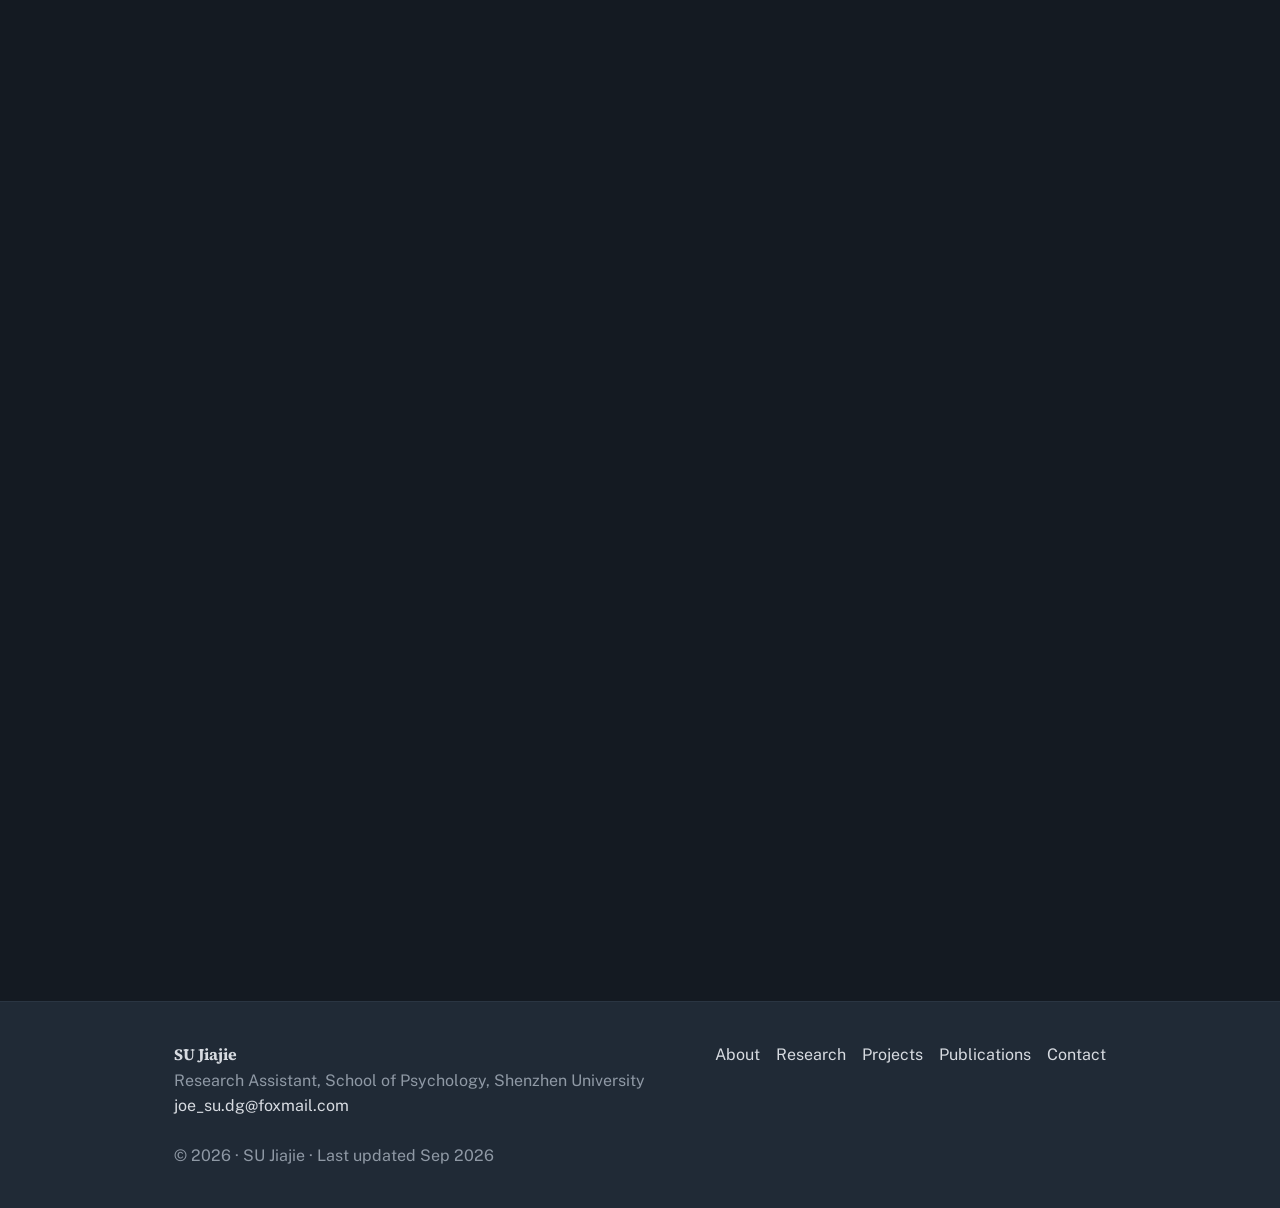
<file: projects.html>
<!DOCTYPE html>
<html lang="en" data-theme="dark">
<head>
  <meta charset="UTF-8">
  <meta name="viewport" content="width=device-width, initial-scale=1.0">
  <title>Projects — SU Jiajie</title>
  <meta name="description" content="Engineering and competition projects by SU Jiajie: robotics systems, mathematical modeling contests, and campus leadership.">
  <link rel="icon" href="assets/logo.svg" type="image/svg+xml">
  <link rel="preconnect" href="https://fonts.googleapis.com">
  <link rel="preconnect" href="https://fonts.gstatic.com" crossorigin>
  <link href="https://fonts.googleapis.com/css2?family=Source+Serif+4:ital,opsz,wght@0,8..60,400..700;1,8..60,400..700&family=Public+Sans:wght@300..700&family=Noto+Serif+SC:wght@400..700&family=Noto+Sans+SC:wght@300..700&display=swap" rel="stylesheet">
  <link rel="stylesheet" href="css/base.css">
  <link rel="stylesheet" href="css/style.css">
  <script src="js/lang.js"></script>
</head>
<body data-force-dark="true" data-i18n-doc="doc.projects">
  <a class="skip-link" href="#main" data-i18n="skip">Skip to content</a>

  <header class="site-header">
    <div class="container site-header__inner">
      <a class="brand" href="index.html" aria-label="SU Jiajie — home">
        <svg class="brand__mark" width="30" height="30" viewBox="0 0 32 32" fill="none" stroke="currentColor" stroke-width="2.4" stroke-linecap="round" aria-hidden="true">
          <circle cx="6.5" cy="24.5" r="3.2" fill="currentColor" stroke="none"/>
          <circle cx="25.5" cy="7.5" r="3.2" fill="none"/>
          <path d="M9.5 21.5 C14 16, 16 12, 22.5 10.2"/>
        </svg>
        <span>
          <span class="brand__name" data-i18n="brand.name">SU Jiajie</span>
          <span class="brand__sub" data-i18n="brand.sub">Human Factors · Psychology × Engineering</span>
        </span>
      </a>
      <nav id="site-nav" class="nav" aria-label="Main">
        <a href="about.html" data-i18n="nav.about">About</a>
        <a href="research.html" data-i18n="nav.research">Research</a>
        <a href="projects.html" data-i18n="nav.projects">Projects</a>
        <a href="publications.html" data-i18n="nav.publications">Publications</a>
        <a href="contact.html" data-i18n="nav.contact">Contact</a>
      </nav>
      <div class="header-actions">
        <button class="lang-toggle" data-lang-toggle type="button" aria-label="切换语言">中文</button>
        <button class="theme-toggle" data-theme-toggle type="button" aria-label="Switch theme"></button>
        <button class="nav-toggle" data-nav-toggle type="button" aria-label="Open menu" aria-expanded="false">
          <svg width="22" height="22" viewBox="0 0 24 24" fill="none" stroke="currentColor" stroke-width="2" stroke-linecap="round"><path d="M3 6h18M3 12h18M3 18h18"/></svg>
        </button>
      </div>
    </div>
  </header>

  <main id="main">
    <div class="page-header">
      <div class="container">
        <p class="overline" data-i18n="projects.overline">Engineering &amp; Competition Projects</p>
        <h1 data-i18n="projects.title">The complete archive</h1>
        <p data-i18n="projects.intro">Research lives on the Research page; this is the full engineering record — systems built, contests fought, and everything in between.</p>
      </div>
    </div>

    <section class="section">
      <div class="container">
        <div data-project-groups></div>
      </div>
    </section>
  </main>

  <footer class="site-footer">
    <div class="container site-footer__inner">
      <div>
        <strong style="color: var(--color-text); font-family: var(--font-display);">SU Jiajie</strong><br>
        <span data-i18n="footer.role">Research Assistant, School of Psychology, Shenzhen University</span><br>
        <a href="mailto:joe_su.dg@foxmail.com">joe_su.dg@foxmail.com</a>
      </div>
      <nav class="site-footer__nav" aria-label="Footer">
        <a href="about.html" data-i18n="nav.about">About</a>
        <a href="research.html" data-i18n="nav.research">Research</a>
        <a href="projects.html" data-i18n="nav.projects">Projects</a>
        <a href="publications.html" data-i18n="nav.publications">Publications</a>
        <a href="contact.html" data-i18n="nav.contact">Contact</a>
      </nav>
      <div>&copy; <span data-year></span><span data-i18n="footer.rights"> · SU Jiajie · Last updated Sep 2026</span></div>
    </div>
  </footer>

  <script src="data/projects.js"></script>
  <script src="data/publications.js"></script>
  <script src="data/i18n.js"></script>
  <script src="js/render.js"></script>
  <script src="js/main.js"></script>
</body>
</html>
</file>
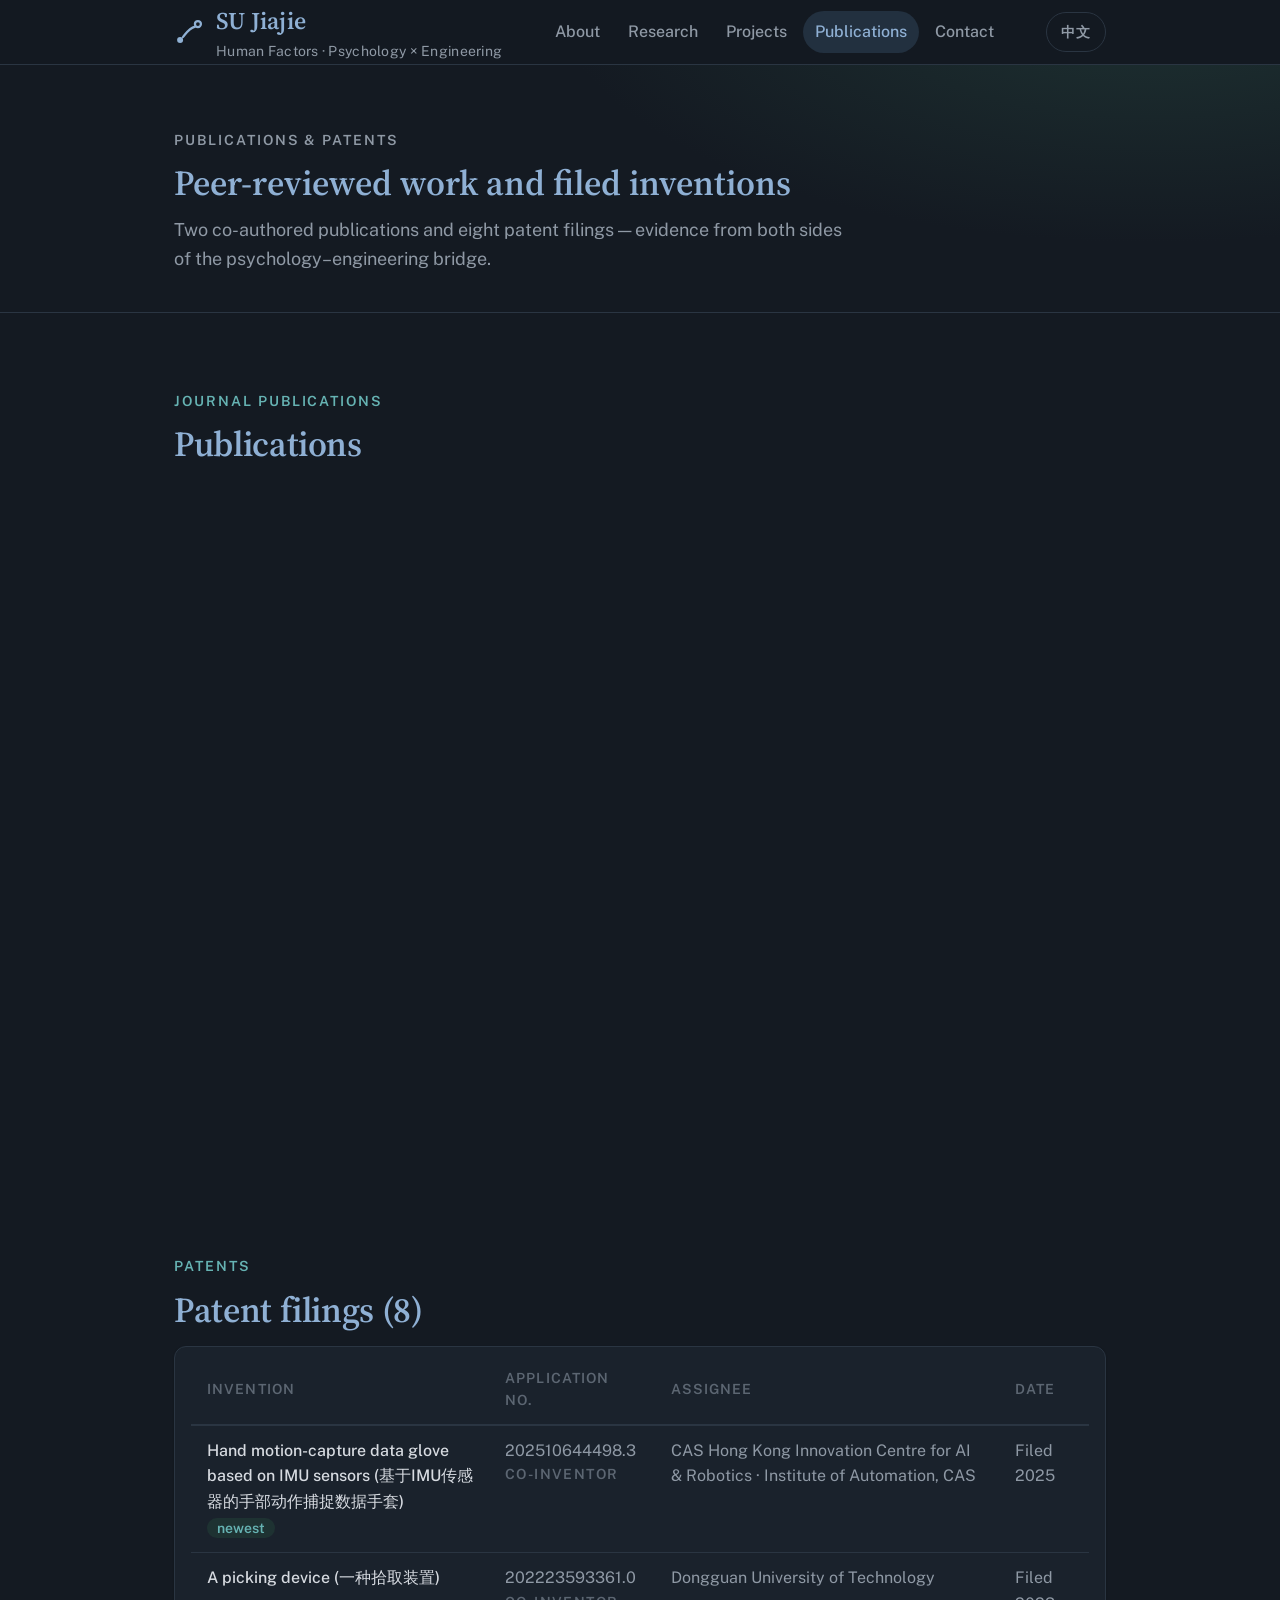
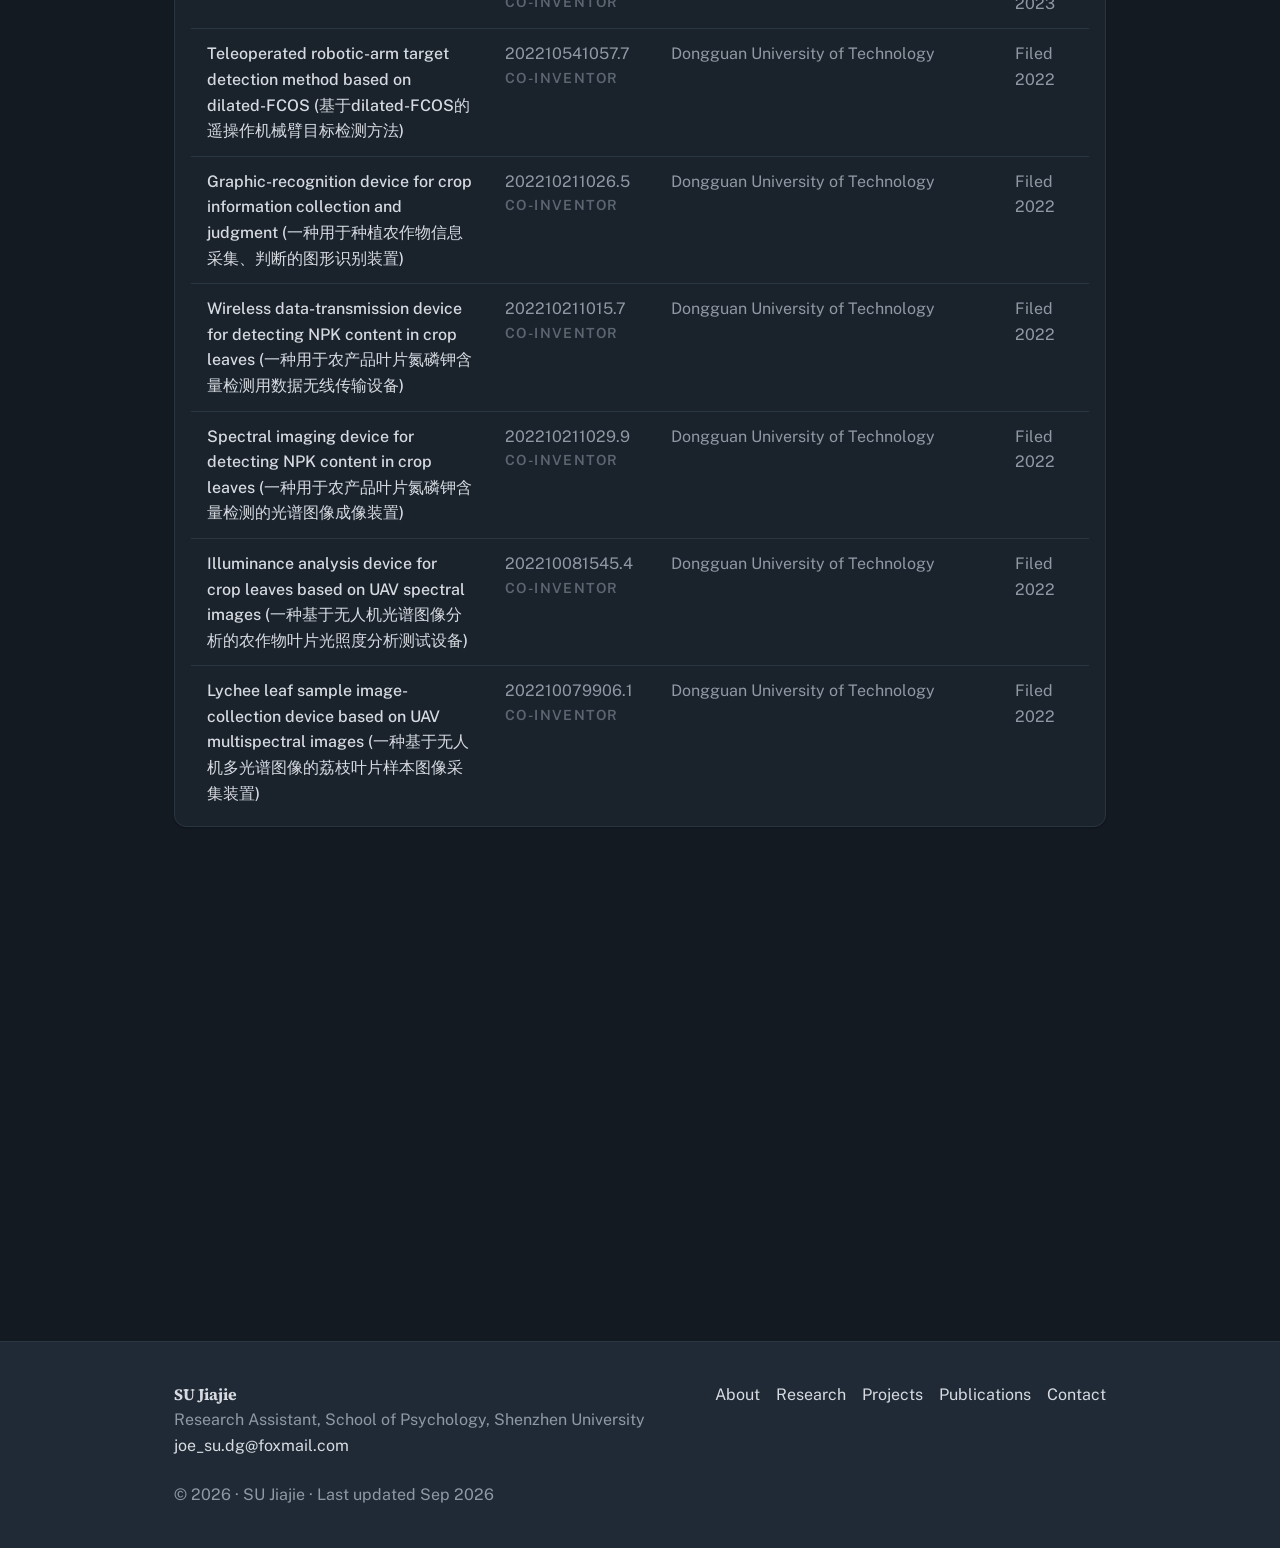
<file: publications.html>
<!DOCTYPE html>
<html lang="en" data-theme="dark">
<head>
  <meta charset="UTF-8">
  <meta name="viewport" content="width=device-width, initial-scale=1.0">
  <title>Publications &amp; Patents — SU Jiajie</title>
  <meta name="description" content="Publications and patents by SU Jiajie, including machine-learning simplification of the SCL-90 in the Journal of Affective Disorders.">
  <link rel="icon" href="assets/logo.svg" type="image/svg+xml">
  <link rel="preconnect" href="https://fonts.googleapis.com">
  <link rel="preconnect" href="https://fonts.gstatic.com" crossorigin>
  <link href="https://fonts.googleapis.com/css2?family=Source+Serif+4:ital,opsz,wght@0,8..60,400..700;1,8..60,400..700&family=Public+Sans:wght@300..700&family=Noto+Serif+SC:wght@400..700&family=Noto+Sans+SC:wght@300..700&display=swap" rel="stylesheet">
  <link rel="stylesheet" href="css/base.css">
  <link rel="stylesheet" href="css/style.css">
  <script src="js/lang.js"></script>
</head>
<body data-force-dark="true" data-i18n-doc="doc.publications">
  <a class="skip-link" href="#main" data-i18n="skip">Skip to content</a>

  <header class="site-header">
    <div class="container site-header__inner">
      <a class="brand" href="index.html" aria-label="SU Jiajie — home">
        <svg class="brand__mark" width="30" height="30" viewBox="0 0 32 32" fill="none" stroke="currentColor" stroke-width="2.4" stroke-linecap="round" aria-hidden="true">
          <circle cx="6.5" cy="24.5" r="3.2" fill="currentColor" stroke="none"/>
          <circle cx="25.5" cy="7.5" r="3.2" fill="none"/>
          <path d="M9.5 21.5 C14 16, 16 12, 22.5 10.2"/>
        </svg>
        <span>
          <span class="brand__name" data-i18n="brand.name">SU Jiajie</span>
          <span class="brand__sub" data-i18n="brand.sub">Human Factors · Psychology × Engineering</span>
        </span>
      </a>
      <nav id="site-nav" class="nav" aria-label="Main">
        <a href="about.html" data-i18n="nav.about">About</a>
        <a href="research.html" data-i18n="nav.research">Research</a>
        <a href="projects.html" data-i18n="nav.projects">Projects</a>
        <a href="publications.html" data-i18n="nav.publications">Publications</a>
        <a href="contact.html" data-i18n="nav.contact">Contact</a>
      </nav>
      <div class="header-actions">
        <button class="lang-toggle" data-lang-toggle type="button" aria-label="切换语言">中文</button>
        <button class="theme-toggle" data-theme-toggle type="button" aria-label="Switch theme"></button>
        <button class="nav-toggle" data-nav-toggle type="button" aria-label="Open menu" aria-expanded="false">
          <svg width="22" height="22" viewBox="0 0 24 24" fill="none" stroke="currentColor" stroke-width="2" stroke-linecap="round"><path d="M3 6h18M3 12h18M3 18h18"/></svg>
        </button>
      </div>
    </div>
  </header>

  <main id="main">
    <div class="page-header">
      <div class="container">
        <p class="overline" data-i18n="pubs.overline">Publications &amp; Patents</p>
        <h1 data-i18n="pubs.title">Peer-reviewed work and filed inventions</h1>
        <p data-i18n="pubs.intro">Two co-authored publications and eight patent filings — evidence from both sides of the psychology–engineering bridge.</p>
      </div>
    </div>

    <section class="section">
      <div class="container">
        <p class="overline" data-i18n="pubs.journals.overline">Journal Publications</p>
        <h2 class="section-title" data-i18n="pubs.journals.title">Publications</h2>
        <div class="pub-list" data-publications></div>
      </div>
    </section>

    <section class="section" id="patents">
      <div class="container">
        <p class="overline" data-i18n="pubs.patents.overline">Patents</p>
        <h2 class="section-title" data-i18n="pubs.patents.title">Patent filings (8)</h2>
        <div class="card" style="padding: var(--space-2) var(--space-4); margin-bottom: var(--space-8); overflow-x: auto;">
          <table class="patent-table">
            <thead>
              <tr><th data-i18n="pubs.table.title">Invention</th><th data-i18n="pubs.table.number">Application No.</th><th data-i18n="pubs.table.org">Assignee</th><th data-i18n="pubs.table.date">Date</th></tr>
            </thead>
            <tbody data-patents></tbody>
          </table>
        </div>
        <figure class="fade-in">
          <img src="images/patent-certificates.webp" alt="Chinese patent certificates for inventions including a data glove, delivery mechanisms, and UAV platforms" loading="lazy" decoding="async" style="border-radius: var(--radius-lg); border: 1px solid var(--color-divider);">
          <figcaption class="figure-caption" data-i18n="pubs.figure.cap">Patent certificates and application documents, covering wearables, delivery mechanisms, and UAV-based imaging platforms.</figcaption>
        </figure>
      </div>
    </section>
  </main>

  <footer class="site-footer">
    <div class="container site-footer__inner">
      <div>
        <strong style="color: var(--color-text); font-family: var(--font-display);">SU Jiajie</strong><br>
        <span data-i18n="footer.role">Research Assistant, School of Psychology, Shenzhen University</span><br>
        <a href="mailto:joe_su.dg@foxmail.com">joe_su.dg@foxmail.com</a>
      </div>
      <nav class="site-footer__nav" aria-label="Footer">
        <a href="about.html" data-i18n="nav.about">About</a>
        <a href="research.html" data-i18n="nav.research">Research</a>
        <a href="projects.html" data-i18n="nav.projects">Projects</a>
        <a href="publications.html" data-i18n="nav.publications">Publications</a>
        <a href="contact.html" data-i18n="nav.contact">Contact</a>
      </nav>
      <div>&copy; <span data-year></span><span data-i18n="footer.rights"> · SU Jiajie · Last updated Sep 2026</span></div>
    </div>
  </footer>

  <script src="data/publications.js"></script>
  <script src="data/i18n.js"></script>
  <script src="js/render.js"></script>
  <script src="js/main.js"></script>
</body>
</html>
</file>
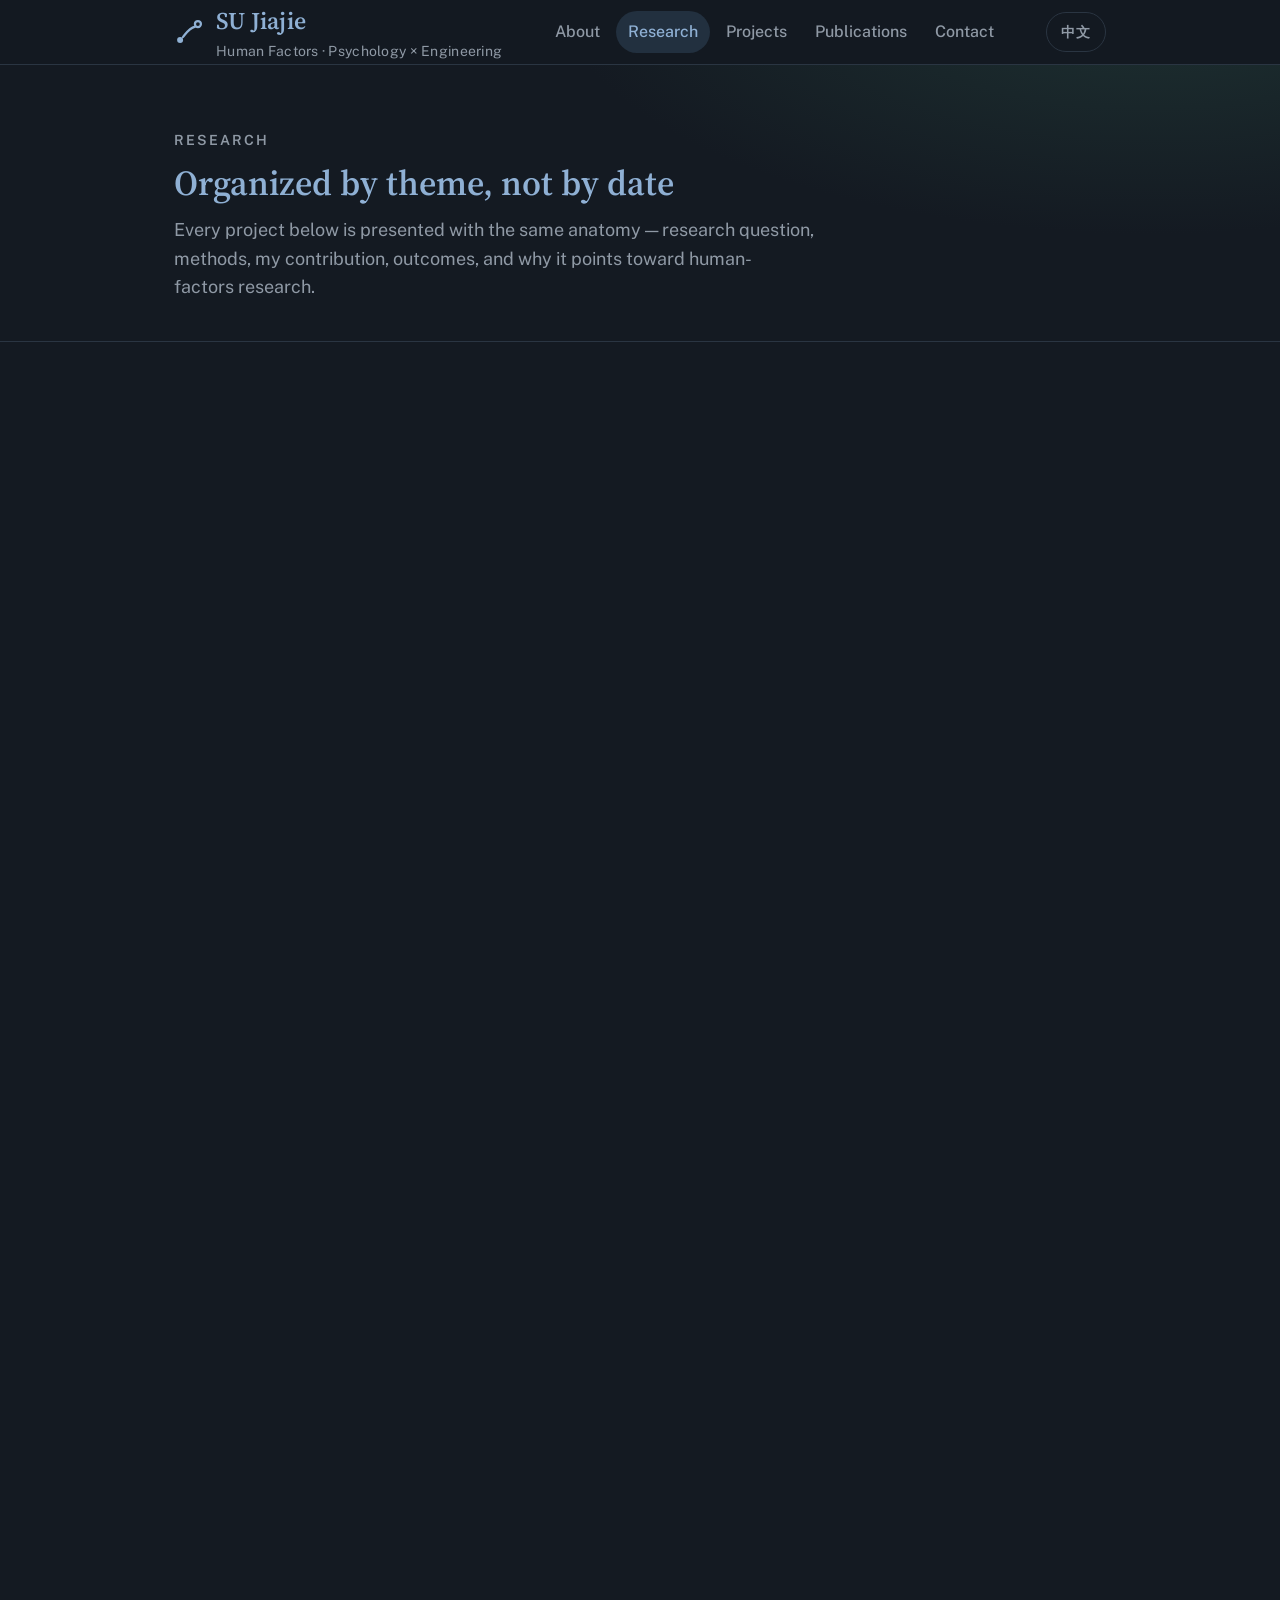
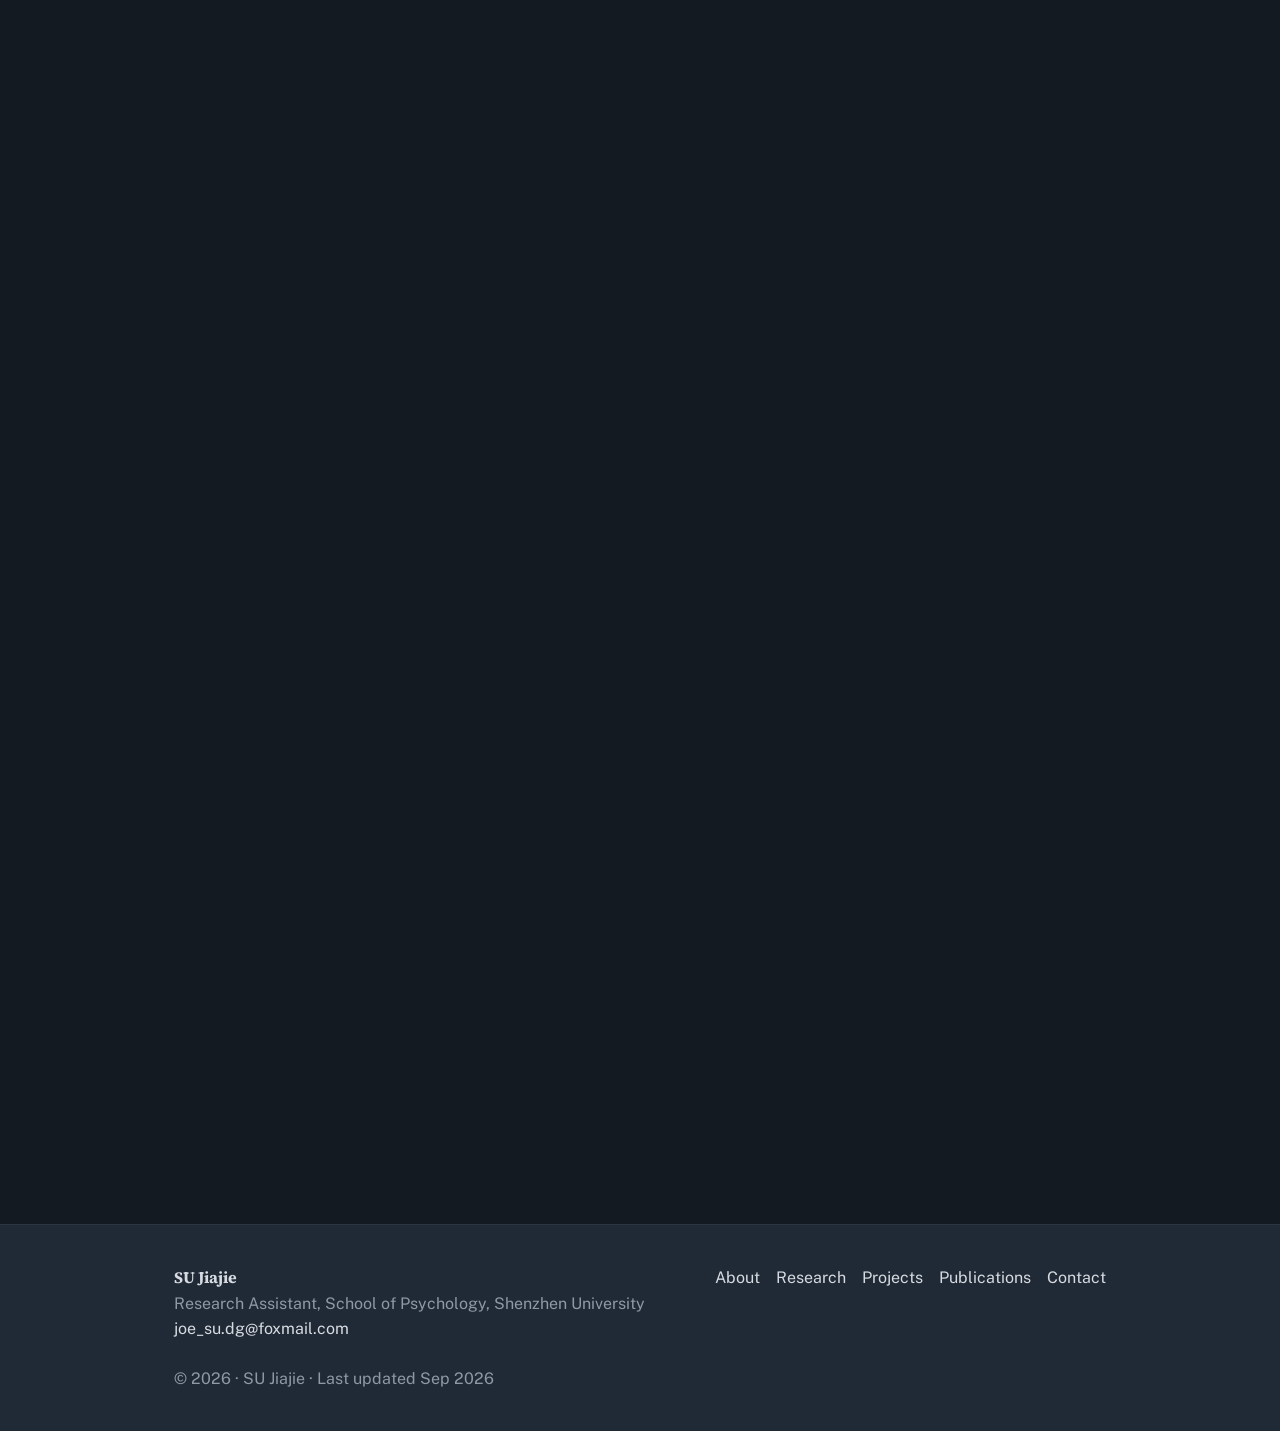
<file: research.html>
<!DOCTYPE html>
<html lang="en" data-theme="dark">
<head>
  <meta charset="UTF-8">
  <meta name="viewport" content="width=device-width, initial-scale=1.0">
  <title>Research — SU Jiajie</title>
  <meta name="description" content="Research by SU Jiajie: motion sickness and DTI brain networks at Shenzhen University, computer-vision swarm tracking, teleoperation, and NMR instrumentation.">
  <link rel="icon" href="assets/logo.svg" type="image/svg+xml">
  <link rel="preconnect" href="https://fonts.googleapis.com">
  <link rel="preconnect" href="https://fonts.gstatic.com" crossorigin>
  <link href="https://fonts.googleapis.com/css2?family=Source+Serif+4:ital,opsz,wght@0,8..60,400..700;1,8..60,400..700&family=Public+Sans:wght@300..700&family=Noto+Serif+SC:wght@400..700&family=Noto+Sans+SC:wght@300..700&display=swap" rel="stylesheet">
  <link rel="stylesheet" href="css/base.css">
  <link rel="stylesheet" href="css/style.css">
  <script src="js/lang.js"></script>
</head>
<body data-force-dark="true" data-i18n-doc="doc.research">
  <a class="skip-link" href="#main" data-i18n="skip">Skip to content</a>

  <header class="site-header">
    <div class="container site-header__inner">
      <a class="brand" href="index.html" aria-label="SU Jiajie — home">
        <svg class="brand__mark" width="30" height="30" viewBox="0 0 32 32" fill="none" stroke="currentColor" stroke-width="2.4" stroke-linecap="round" aria-hidden="true">
          <circle cx="6.5" cy="24.5" r="3.2" fill="currentColor" stroke="none"/>
          <circle cx="25.5" cy="7.5" r="3.2" fill="none"/>
          <path d="M9.5 21.5 C14 16, 16 12, 22.5 10.2"/>
        </svg>
        <span>
          <span class="brand__name" data-i18n="brand.name">SU Jiajie</span>
          <span class="brand__sub" data-i18n="brand.sub">Human Factors · Psychology × Engineering</span>
        </span>
      </a>
      <nav id="site-nav" class="nav" aria-label="Main">
        <a href="about.html" data-i18n="nav.about">About</a>
        <a href="research.html" data-i18n="nav.research">Research</a>
        <a href="projects.html" data-i18n="nav.projects">Projects</a>
        <a href="publications.html" data-i18n="nav.publications">Publications</a>
        <a href="contact.html" data-i18n="nav.contact">Contact</a>
      </nav>
      <div class="header-actions">
        <button class="lang-toggle" data-lang-toggle type="button" aria-label="切换语言">中文</button>
        <button class="theme-toggle" data-theme-toggle type="button" aria-label="Switch theme"></button>
        <button class="nav-toggle" data-nav-toggle type="button" aria-label="Open menu" aria-expanded="false">
          <svg width="22" height="22" viewBox="0 0 24 24" fill="none" stroke="currentColor" stroke-width="2" stroke-linecap="round"><path d="M3 6h18M3 12h18M3 18h18"/></svg>
        </button>
      </div>
    </div>
  </header>

  <main id="main">
    <div class="page-header">
      <div class="container">
        <p class="overline" data-i18n="research.overline">Research</p>
        <h1 data-i18n="research.title">Organized by theme, not by date</h1>
        <p data-i18n="research.intro">Every project below is presented with the same anatomy — research question, methods, my contribution, outcomes, and why it points toward human-factors research.</p>
      </div>
    </div>

    <section class="section">
      <div class="container">
        <div data-research-themes></div>
      </div>
    </section>
  </main>

  <footer class="site-footer">
    <div class="container site-footer__inner">
      <div>
        <strong style="color: var(--color-text); font-family: var(--font-display);">SU Jiajie</strong><br>
        <span data-i18n="footer.role">Research Assistant, School of Psychology, Shenzhen University</span><br>
        <a href="mailto:joe_su.dg@foxmail.com">joe_su.dg@foxmail.com</a>
      </div>
      <nav class="site-footer__nav" aria-label="Footer">
        <a href="about.html" data-i18n="nav.about">About</a>
        <a href="research.html" data-i18n="nav.research">Research</a>
        <a href="projects.html" data-i18n="nav.projects">Projects</a>
        <a href="publications.html" data-i18n="nav.publications">Publications</a>
        <a href="contact.html" data-i18n="nav.contact">Contact</a>
      </nav>
      <div>&copy; <span data-year></span><span data-i18n="footer.rights"> · SU Jiajie · Last updated Sep 2026</span></div>
    </div>
  </footer>

  <script src="data/research.js"></script>
  <script src="data/publications.js"></script>
  <script src="data/i18n.js"></script>
  <script src="js/render.js"></script>
  <script src="js/main.js"></script>
</body>
</html>
</file>
<file: css/base.css>
/* ============================================================
   BASE STYLESHEET — reset & defaults (edit rarely)
   ============================================================ */
*,
*::before,
*::after {
  box-sizing: border-box;
  margin: 0;
  padding: 0;
}

html {
  -webkit-text-size-adjust: none;
  text-size-adjust: none;
  -webkit-font-smoothing: antialiased;
  -moz-osx-font-smoothing: grayscale;
  text-rendering: optimizeLegibility;
  scroll-behavior: smooth;
  hanging-punctuation: first last;
  scroll-padding-top: var(--space-16);
}

body {
  min-height: 100dvh;
  line-height: 1.6;
  font-family: var(--font-body, sans-serif);
  font-size: var(--text-base);
  color: var(--color-text);
  background-color: var(--color-bg);
}

img,
picture,
video,
canvas,
svg {
  display: block;
  max-width: 100%;
  height: auto;
}

ul,
ol {
  list-style: none;
}

input,
button,
textarea,
select {
  font: inherit;
  color: inherit;
}

button {
  cursor: pointer;
  background: none;
  border: none;
}

h1,
h2,
h3,
h4,
h5,
h6 {
  text-wrap: balance;
  line-height: 1.15;
}

p,
li,
figcaption {
  text-wrap: pretty;
  max-width: 72ch;
}

table {
  border-collapse: collapse;
  width: 100%;
}

::selection {
  background: color-mix(in oklab, var(--color-primary) 25%, transparent);
  color: var(--color-text);
}

:focus-visible {
  outline: 2px solid var(--color-accent);
  outline-offset: 3px;
  border-radius: var(--radius-sm);
}

@media (prefers-reduced-motion: reduce) {
  *,
  *::before,
  *::after {
    animation-duration: 0.01ms !important;
    animation-iteration-count: 1 !important;
    transition-duration: 0.01ms !important;
    scroll-behavior: auto !important;
  }
}

a,
button,
[role="button"],
[role="link"] {
  transition:
    color var(--transition-interactive),
    background var(--transition-interactive),
    border-color var(--transition-interactive),
    box-shadow var(--transition-interactive);
}

.sr-only {
  position: absolute;
  width: 1px;
  height: 1px;
  padding: 0;
  margin: -1px;
  overflow: hidden;
  clip: rect(0, 0, 0, 0);
  white-space: nowrap;
  border-width: 0;
}

.skip-link {
  position: absolute;
  top: -100%;
  left: var(--space-4);
  z-index: 100;
  padding: var(--space-2) var(--space-4);
  background: var(--color-primary);
  color: var(--color-text-inverse);
  border-radius: var(--radius-sm);
  font-size: var(--text-sm);
}
.skip-link:focus {
  top: var(--space-2);
}
</file>
<file: css/style.css>
/* ============================================================
   SU JIAJIE — ACADEMIC WEBSITE DESIGN SYSTEM
   ------------------------------------------------------------
   WANT TO CHANGE COLORS OR FONTS?  →  edit the two :root blocks
   below. Everything else can stay untouched.
   Palette: warm ivory background · ink-blue primary · deep
   teal accent (approved by SU Jiajie, Sep 2026)
   ============================================================ */

/* ---------- TYPE SCALE (fluid, don't edit) ---------- */
:root {
  --text-xs: clamp(0.75rem, 0.7rem + 0.25vw, 0.875rem);
  --text-sm: clamp(0.875rem, 0.8rem + 0.35vw, 1rem);
  --text-base: clamp(1rem, 0.95rem + 0.25vw, 1.125rem);
  --text-lg: clamp(1.125rem, 1rem + 0.75vw, 1.5rem);
  --text-xl: clamp(1.5rem, 1.2rem + 1.25vw, 2.25rem);
  --text-2xl: clamp(2rem, 1.2rem + 2.5vw, 3.5rem);

  /* ---------- SPACING (4px system) ---------- */
  --space-1: 0.25rem;
  --space-2: 0.5rem;
  --space-3: 0.75rem;
  --space-4: 1rem;
  --space-5: 1.25rem;
  --space-6: 1.5rem;
  --space-8: 2rem;
  --space-10: 2.5rem;
  --space-12: 3rem;
  --space-16: 4rem;
  --space-20: 5rem;
  --space-24: 6rem;

  /* ---------- FONTS (change families here) ---------- */
  --font-display: "Source Serif 4", Georgia, "Times New Roman", serif;
  --font-body: "Public Sans", "Helvetica Neue", Arial, sans-serif;

  /* ---------- SHAPES & MOTION ---------- */
  --radius-sm: 0.375rem;
  --radius-md: 0.5rem;
  --radius-lg: 0.75rem;
  --radius-xl: 1rem;
  --radius-full: 9999px;
  --transition-interactive: 180ms cubic-bezier(0.16, 1, 0.3, 1);
  --shadow-sm: 0 1px 2px oklch(0.25 0.02 250 / 0.06);
  --shadow-md: 0 4px 12px oklch(0.25 0.02 250 / 0.08);
  --shadow-lg: 0 12px 32px oklch(0.25 0.02 250 / 0.12);

  /* ---------- CONTENT WIDTHS ---------- */
  --content-narrow: 680px;
  --content-default: 980px;
  --content-wide: 1200px;
}

/* ============================================================
   COLOR TOKENS — LIGHT MODE (edit hex values here)
   ============================================================ */
:root,
[data-theme="light"] {
  --color-bg: #faf9f6;            /* 米白 page background */
  --color-surface: #ffffff;       /* cards */
  --color-surface-2: #f3f1ea;     /* tinted panels */
  --color-surface-offset: #eeece4;
  --color-divider: #e5e2d9;
  --color-text: #252c36;          /* near-black ink */
  --color-text-muted: #5d6570;
  --color-text-faint: #98a0a9;
  --color-text-inverse: #f8f7f4;

  --color-primary: #1b3a5c;       /* 墨蓝 ink blue */
  --color-primary-hover: #142c46;
  --color-primary-active: #0e2033;
  --color-primary-soft: #e7edf4;

  --color-accent: #2a7f7f;        /* 深青 deep teal */
  --color-accent-hover: #226565;
  --color-accent-soft: #e2efee;
  --color-accent-warm: #9c6b2f;   /* used sparingly for highlights */
}

/* ============================================================
   COLOR TOKENS — DARK MODE (edit hex values here)
   ============================================================ */
[data-theme="dark"] {
  --color-bg: #141a22;
  --color-surface: #1a222c;
  --color-surface-2: #202a36;
  --color-surface-offset: #242f3d;
  --color-divider: #2a3542;
  --color-text: #d7dbe1;
  --color-text-muted: #8f99a5;
  --color-text-faint: #5c6672;
  --color-text-inverse: #1a222c;

  --color-primary: #8fb0d4;
  --color-primary-hover: #a7c3e0;
  --color-primary-active: #c3d6eb;
  --color-primary-soft: #22303f;

  --color-accent: #66b3b3;
  --color-accent-hover: #82c5c5;
  --color-accent-soft: #1e3232;
  --color-accent-warm: #d3a35c;

  --shadow-sm: 0 1px 2px oklch(0 0 0 / 0.25);
  --shadow-md: 0 4px 12px oklch(0 0 0 / 0.35);
  --shadow-lg: 0 12px 32px oklch(0 0 0 / 0.45);
}

/* ============================================================
   LAYOUT PRIMITIVES
   ============================================================ */
.container {
  max-width: var(--content-default);
  margin-inline: auto;
  padding-inline: var(--space-6);
}
.container--wide {
  max-width: var(--content-wide);
}
.container--narrow {
  max-width: var(--content-narrow);
}

.section {
  padding-block: clamp(var(--space-12), 6vw, var(--space-20));
}
.section--tight {
  padding-block: clamp(var(--space-8), 4vw, var(--space-12));
}

/* overline label above section headings */
.overline {
  font-family: var(--font-body);
  font-size: var(--text-xs);
  font-weight: 600;
  letter-spacing: 0.14em;
  text-transform: uppercase;
  color: var(--color-accent);
  margin-bottom: var(--space-3);
}

.section-title {
  font-family: var(--font-display);
  font-size: var(--text-xl);
  font-weight: 600;
  color: var(--color-primary);
  margin-bottom: var(--space-4);
  letter-spacing: -0.01em;
}
[data-theme="dark"] .section-title {
  color: var(--color-primary);
}

.section-intro {
  color: var(--color-text-muted);
  max-width: 62ch;
  margin-bottom: var(--space-8);
}

/* ---------- LINKS ---------- */
a {
  color: var(--color-accent);
  text-decoration: underline;
  text-decoration-color: color-mix(in oklab, var(--color-accent) 40%, transparent);
  text-underline-offset: 3px;
}
a:hover {
  color: var(--color-accent-hover);
  text-decoration-color: currentColor;
}

/* ---------- BUTTONS ---------- */
.btn {
  display: inline-flex;
  align-items: center;
  gap: var(--space-2);
  padding: var(--space-3) var(--space-5);
  border-radius: var(--radius-full);
  font-size: var(--text-sm);
  font-weight: 500;
  text-decoration: none;
  transition:
    background var(--transition-interactive),
    color var(--transition-interactive),
    box-shadow var(--transition-interactive),
    transform var(--transition-interactive);
}
.btn--primary {
  background: var(--color-primary);
  color: var(--color-text-inverse);
}
:root .btn--primary {
  color: #f8f7f4;
}
[data-theme="dark"] .btn--primary {
  color: #141a22;
}
.btn--primary:hover {
  background: var(--color-primary-hover);
  transform: translateY(-1px);
  box-shadow: var(--shadow-md);
  color: #f8f7f4;
}
[data-theme="dark"] .btn--primary:hover {
  color: #141a22;
}
.btn--ghost {
  border: 1px solid color-mix(in oklab, var(--color-text) 18%, transparent);
  color: var(--color-text);
}
.btn--ghost:hover {
  border-color: var(--color-accent);
  color: var(--color-accent);
  transform: translateY(-1px);
}

/* ============================================================
   HEADER / NAV
   ============================================================ */
.site-header {
  position: sticky;
  top: 0;
  z-index: 50;
  background: color-mix(in oklab, var(--color-bg) 88%, transparent);
  backdrop-filter: blur(12px);
  border-bottom: 1px solid var(--color-divider);
}
.site-header__inner {
  display: flex;
  align-items: center;
  justify-content: space-between;
  gap: var(--space-4);
  min-height: 64px;
}
.brand {
  display: flex;
  align-items: center;
  gap: var(--space-3);
  text-decoration: none;
  color: var(--color-primary);
}
.brand__mark {
  flex: none;
}
.brand__name {
  font-family: var(--font-display);
  font-size: var(--text-lg);
  font-weight: 600;
  letter-spacing: 0.01em;
}
.brand__sub {
  display: block;
  font-family: var(--font-body);
  font-size: var(--text-xs);
  font-weight: 400;
  color: var(--color-text-muted);
  letter-spacing: 0.02em;
}

.nav {
  display: flex;
  align-items: center;
  gap: var(--space-1);
}
.nav a {
  padding: var(--space-2) var(--space-3);
  font-size: var(--text-sm);
  font-weight: 500;
  color: var(--color-text-muted);
  text-decoration: none;
  border-radius: var(--radius-full);
}
.nav a:hover {
  color: var(--color-primary);
  background: var(--color-primary-soft);
}
.nav a[aria-current="page"] {
  color: var(--color-primary);
  background: var(--color-primary-soft);
}
[data-theme="dark"] .nav a:hover,
[data-theme="dark"] .nav a[aria-current="page"] {
  color: var(--color-primary);
}

.header-actions {
  display: flex;
  align-items: center;
  gap: var(--space-2);
}

/* theme toggle */
.theme-toggle {
  display: inline-flex;
  align-items: center;
  justify-content: center;
  width: 40px;
  height: 40px;
  border-radius: var(--radius-full);
  color: var(--color-text-muted);
  border: 1px solid transparent;
}
.theme-toggle:hover {
  color: var(--color-primary);
  background: var(--color-primary-soft);
}

/* language toggle (中文 / EN) */
.lang-toggle {
  display: inline-flex;
  align-items: center;
  justify-content: center;
  height: 40px;
  padding: 0 14px;
  border-radius: var(--radius-full);
  border: 1px solid var(--color-divider);
  color: var(--color-text-muted);
  font-family: var(--font-body);
  font-size: var(--text-xs);
  font-weight: 600;
  letter-spacing: 0.06em;
  cursor: pointer;
}
.lang-toggle:hover {
  color: var(--color-primary);
  border-color: var(--color-accent);
}

/* Chinese typography: keep layout identical, swap in SC fonts */
html.lang-zh {
  --font-display: "Source Serif 4", "Noto Serif SC", Georgia, serif;
  --font-body: "Public Sans", "Noto Sans SC", "Helvetica Neue", sans-serif;
}
html.lang-zh .overline,
html.lang-zh .card__kicker {
  letter-spacing: 0.18em;
}
/* full-width, never-cropped figures (patent certificates etc.) */
main figure > img {
  display: block;
  width: 100%;
  height: auto;
  object-fit: contain;
}

/* mobile nav */
.nav-toggle {
  display: none;
  width: 44px;
  height: 44px;
  align-items: center;
  justify-content: center;
  color: var(--color-text);
}
@media (max-width: 860px) {
  .nav {
    position: absolute;
    top: 100%;
    left: 0;
    right: 0;
    flex-direction: column;
    align-items: stretch;
    background: var(--color-bg);
    border-bottom: 1px solid var(--color-divider);
    padding: var(--space-3) var(--space-6) var(--space-5);
    gap: var(--space-1);
    display: none;
    box-shadow: var(--shadow-lg);
  }
  .nav[data-open="true"] {
    display: flex;
  }
  .nav a {
    padding: var(--space-3);
    border-radius: var(--radius-md);
  }
  .nav-toggle {
    display: inline-flex;
  }
}

/* ============================================================
   HERO (home)
   ============================================================ */
.hero {
  padding-block: clamp(var(--space-16), 8vw, var(--space-24)) clamp(var(--space-12), 6vw, var(--space-20));
  background:
    radial-gradient(1100px 500px at 85% -10%, var(--color-accent-soft), transparent 60%),
    radial-gradient(900px 460px at -10% 110%, var(--color-primary-soft), transparent 55%);
}
.hero__eyebrow {
  font-size: var(--text-sm);
  color: var(--color-accent);
  font-weight: 600;
  letter-spacing: 0.06em;
  margin-bottom: var(--space-4);
}
.hero h1 {
  font-family: var(--font-display);
  font-size: var(--text-2xl);
  font-weight: 600;
  line-height: 1.1;
  color: var(--color-primary);
  max-width: 18ch;
  margin-bottom: var(--space-5);
}
[data-theme="dark"] .hero h1 {
  color: var(--color-primary);
}
.hero__statement {
  font-size: var(--text-lg);
  font-family: var(--font-display);
  font-style: italic;
  color: var(--color-text-muted);
  max-width: 44ch;
  margin-bottom: var(--space-8);
  line-height: 1.45;
}
.hero__meta {
  display: flex;
  flex-wrap: wrap;
  gap: var(--space-2) var(--space-6);
  margin-bottom: var(--space-8);
  font-size: var(--text-sm);
  color: var(--color-text-muted);
}
.hero__meta span {
  display: inline-flex;
  align-items: center;
  gap: var(--space-2);
}
.hero__meta .dot {
  width: 6px;
  height: 6px;
  border-radius: var(--radius-full);
  background: var(--color-accent);
  flex: none;
}
.hero__actions {
  display: flex;
  flex-wrap: wrap;
  gap: var(--space-3);
}

/* ============================================================
   RESEARCH INTEREST STRIP (home) — numbered, staggered
   ============================================================ */
.interests {
  display: grid;
  gap: var(--space-4);
}
@media (min-width: 900px) {
  .interests {
    grid-template-columns: repeat(3, 1fr);
  }
  .interests > article:nth-child(2) {
    transform: translateY(var(--space-6));
  }
}
.interest-card {
  background: var(--color-surface);
  border: 1px solid var(--color-divider);
  border-radius: var(--radius-lg);
  padding: var(--space-6);
  box-shadow: var(--shadow-sm);
}
.interest-card__num {
  font-family: var(--font-display);
  font-size: var(--text-sm);
  color: var(--color-accent);
  letter-spacing: 0.1em;
  display: block;
  margin-bottom: var(--space-3);
}
.interest-card h3 {
  font-family: var(--font-display);
  font-size: var(--text-lg);
  color: var(--color-primary);
  margin-bottom: var(--space-2);
}
[data-theme="dark"] .interest-card h3 {
  color: var(--color-primary);
}
.interest-card p {
  font-size: var(--text-sm);
  color: var(--color-text-muted);
}

/* ============================================================
   TRAJECTORY — horizontal path (home)
   ============================================================ */
.trajectory {
  display: grid;
  gap: var(--space-4);
  position: relative;
}
@media (min-width: 900px) {
  .trajectory {
    grid-template-columns: repeat(4, 1fr);
  }
  .trajectory::before {
    content: "";
    position: absolute;
    top: 9px;
    left: 2%;
    right: 2%;
    height: 2px;
    background: linear-gradient(
      in oklab,
      var(--color-divider),
      var(--color-accent)
    );
  }
}
.trajectory__step {
  position: relative;
  padding-top: var(--space-8);
}
.trajectory__step::before {
  content: "";
  position: absolute;
  top: 2px;
  left: 0;
  width: 16px;
  height: 16px;
  border-radius: var(--radius-full);
  background: var(--color-bg);
  border: 3px solid var(--color-divider);
}
.trajectory__step--current::before,
.trajectory__step--final::before {
  border-color: var(--color-accent);
  background: var(--color-accent);
}
.trajectory__period {
  font-size: var(--text-xs);
  font-weight: 600;
  letter-spacing: 0.08em;
  text-transform: uppercase;
  color: var(--color-text-faint);
  display: block;
  margin-bottom: var(--space-1);
}
.trajectory__title {
  font-family: var(--font-display);
  font-size: var(--text-base);
  font-weight: 600;
  color: var(--color-primary);
  display: block;
  margin-bottom: var(--space-1);
}
[data-theme="dark"] .trajectory__title {
  color: var(--color-primary);
}
.trajectory__step p {
  font-size: var(--text-sm);
  color: var(--color-text-muted);
}

/* ============================================================
   FEATURED CARDS (home) & PROJECT CARDS (research/projects)
   ============================================================ */
.card {
  background: var(--color-surface);
  border: 1px solid var(--color-divider);
  border-radius: var(--radius-lg);
  overflow: hidden;
  box-shadow: var(--shadow-sm);
}
.card--featured {
  display: block;
}
.card__media {
  background: var(--color-surface-2);
  border-bottom: 1px solid var(--color-divider);
}
/* Images stack ABOVE the text and show at full width, natural
   aspect ratio — never cropped, never stretched (contain). */
.card__media img {
  display: block;
  width: 100%;
  height: auto;
  object-fit: contain;
  object-position: top;
}
.card__body {
  padding: var(--space-6);
}
.card__kicker {
  display: inline-flex;
  align-items: center;
  gap: var(--space-2);
  font-size: var(--text-xs);
  font-weight: 600;
  letter-spacing: 0.1em;
  text-transform: uppercase;
  color: var(--color-accent);
  margin-bottom: var(--space-3);
}
.card__kicker .theme-dot {
  width: 8px;
  height: 8px;
  border-radius: var(--radius-full);
  background: var(--color-accent);
}
.card h3 {
  font-family: var(--font-display);
  font-size: var(--text-lg);
  font-weight: 600;
  color: var(--color-primary);
  margin-bottom: var(--space-2);
}
[data-theme="dark"] .card h3 {
  color: var(--color-primary);
}
.card__role {
  font-size: var(--text-sm);
  color: var(--color-text-muted);
  margin-bottom: var(--space-4);
}
.card__role strong {
  color: var(--color-text);
  font-weight: 600;
}
.card__question {
  font-family: var(--font-display);
  font-style: italic;
  color: var(--color-text);
  margin-bottom: var(--space-4);
}

/* field mini-labels inside cards */
.field {
  margin-bottom: var(--space-3);
}
.field__label {
  font-size: var(--text-xs);
  font-weight: 600;
  letter-spacing: 0.1em;
  text-transform: uppercase;
  color: var(--color-text-faint);
  display: block;
  margin-bottom: var(--space-1);
}
.field__text {
  font-size: var(--text-sm);
  color: var(--color-text-muted);
  line-height: 1.55;
}
.field__list {
  display: flex;
  flex-wrap: wrap;
  gap: var(--space-2);
}
.field__list li {
  font-size: var(--text-xs);
  padding: var(--space-1) var(--space-3);
  background: var(--color-surface-2);
  border: 1px solid var(--color-divider);
  border-radius: var(--radius-full);
  color: var(--color-text-muted);
}

.why-box {
  margin-top: var(--space-4);
  padding: var(--space-4);
  background: var(--color-accent-soft);
  border-radius: var(--radius-md);
  font-size: var(--text-sm);
  color: var(--color-text);
}
.why-box .field__label {
  color: var(--color-accent);
}

.card__links {
  margin-top: var(--space-4);
  display: flex;
  flex-wrap: wrap;
  gap: var(--space-4);
  font-size: var(--text-sm);
  font-weight: 500;
}

/* stacked project card (compact, for archive pages) */
.card--stack {
  padding: var(--space-6);
}
.card--stack .card__media {
  border-radius: var(--radius-md);
  border: 1px solid var(--color-divider);
  margin-bottom: var(--space-5);
  overflow: hidden;
}
.card--stack .card__media img {
  width: 100%;
  height: auto;
  object-fit: contain;
}
/* when a stacked card HAS a picture, the picture bleeds to the
   card edges (true full width) and only the text keeps padding */
.card--stack.card--with-media {
  padding: 0;
}
.card--stack.card--with-media .card__media {
  border-radius: 0;
  border: 0;
  border-bottom: 1px solid var(--color-divider);
  margin-bottom: 0;
}
.card--stack.card--with-media .card__body {
  padding: var(--space-6);
}
/* multiple images inside one card: full-width rows, one per row */
.card__media--stack {
  display: block;
}
.card__media--stack .card__media--item {
  margin: 0;
  padding: 0;
  border-bottom: 1px solid var(--color-divider);
}
.card__media--stack .card__media--item:last-child {
  border-bottom: none;
}
.card__media--stack .card__media--item figcaption {
  padding: 10px 16px 14px;
}

/* ============================================================
   THEME GROUP SECTIONS (research page)
   ============================================================ */
.theme-group {
  margin-bottom: var(--space-16);
}
.theme-group__head {
  display: flex;
  align-items: baseline;
  gap: var(--space-4);
  margin-bottom: var(--space-2);
}
.theme-group__head h2 {
  font-family: var(--font-display);
  font-size: var(--text-xl);
  color: var(--color-primary);
}
[data-theme="dark"] .theme-group__head h2 {
  color: var(--color-primary);
}
.theme-group__blurb {
  color: var(--color-text-muted);
  max-width: 60ch;
  margin-bottom: var(--space-8);
  font-size: var(--text-base);
}
.theme-group__cards {
  display: grid;
  gap: var(--space-8);
}

/* ============================================================
   TIMELINE (about page, vertical)
   ============================================================ */
.timeline {
  position: relative;
  padding-left: var(--space-8);
}
.timeline::before {
  content: "";
  position: absolute;
  top: 6px;
  bottom: 6px;
  left: 7px;
  width: 2px;
  background: var(--color-divider);
}
.timeline__item {
  position: relative;
  padding-bottom: var(--space-8);
}
.timeline__item:last-child {
  padding-bottom: 0;
}
.timeline__item::before {
  content: "";
  position: absolute;
  left: calc(-1 * var(--space-8) + 1px);
  top: 6px;
  width: 14px;
  height: 14px;
  border-radius: var(--radius-full);
  background: var(--color-bg);
  border: 3px solid var(--color-accent);
}
.timeline__item--muted::before {
  border-color: var(--color-divider);
}
.timeline__period {
  font-size: var(--text-xs);
  font-weight: 600;
  letter-spacing: 0.08em;
  text-transform: uppercase;
  color: var(--color-text-faint);
  display: block;
  margin-bottom: var(--space-1);
}
.timeline__title {
  font-family: var(--font-display);
  font-size: var(--text-base);
  font-weight: 600;
  color: var(--color-primary);
  display: block;
}
[data-theme="dark"] .timeline__title {
  color: var(--color-primary);
}
.timeline__org {
  font-size: var(--text-sm);
  color: var(--color-accent);
  display: block;
  margin-bottom: var(--space-1);
}
.timeline__item p {
  font-size: var(--text-sm);
  color: var(--color-text-muted);
}

/* ============================================================
   SKILLS MATRIX
   ============================================================ */
.skills-grid {
  display: grid;
  gap: var(--space-6);
}
@media (min-width: 800px) {
  .skills-grid {
    grid-template-columns: repeat(2, 1fr);
  }
}
.skill-group {
  background: var(--color-surface);
  border: 1px solid var(--color-divider);
  border-radius: var(--radius-lg);
  padding: var(--space-5) var(--space-6);
}
.skill-group h3 {
  font-family: var(--font-display);
  font-size: var(--text-base);
  font-weight: 600;
  color: var(--color-primary);
  margin-bottom: var(--space-3);
}
[data-theme="dark"] .skill-group h3 {
  color: var(--color-primary);
}
.skill-group ul {
  display: flex;
  flex-wrap: wrap;
  gap: var(--space-2);
}

/* ============================================================
   PUBLICATIONS & PATENTS
   ============================================================ */
.pub-list {
  display: grid;
  gap: var(--space-6);
}
.pub-item {
  background: var(--color-surface);
  border: 1px solid var(--color-divider);
  border-radius: var(--radius-lg);
  padding: var(--space-6);
}
.pub-item__title {
  font-family: var(--font-display);
  font-size: var(--text-lg);
  font-weight: 600;
  color: var(--color-primary);
  margin-bottom: var(--space-2);
}
[data-theme="dark"] .pub-item__title {
  color: var(--color-primary);
}
.pub-item__meta {
  font-size: var(--text-sm);
  color: var(--color-text-muted);
  margin-bottom: var(--space-3);
}
.pub-item__meta em {
  font-style: italic;
}
.pub-item__note {
  font-size: var(--text-sm);
  color: var(--color-text-muted);
  padding-top: var(--space-3);
  border-top: 1px solid var(--color-divider);
  margin-top: var(--space-3);
}
.pub-item__note .field__label {
  margin-bottom: 0;
}

.patent-table {
  font-size: var(--text-sm);
}
.patent-table th {
  text-align: left;
  font-size: var(--text-xs);
  font-weight: 600;
  letter-spacing: 0.08em;
  text-transform: uppercase;
  color: var(--color-text-faint);
  padding: var(--space-3) var(--space-4);
  border-bottom: 2px solid var(--color-divider);
}
.patent-table td {
  padding: var(--space-3) var(--space-4);
  border-bottom: 1px solid var(--color-divider);
  vertical-align: top;
  color: var(--color-text-muted);
}
.patent-table td:first-child {
  color: var(--color-text);
  font-weight: 500;
  max-width: 52ch;
}
.patent-table tr:last-child td {
  border-bottom: none;
}

/* ============================================================
   CV PAGE
   ============================================================ */
.cv-meta {
  display: flex;
  flex-wrap: wrap;
  gap: var(--space-3);
  margin-bottom: var(--space-8);
}
.cv-section {
  margin-bottom: var(--space-10);
}
.cv-section h2 {
  font-family: var(--font-display);
  font-size: var(--text-lg);
  color: var(--color-primary);
  padding-bottom: var(--space-2);
  border-bottom: 2px solid var(--color-divider);
  margin-bottom: var(--space-4);
}
[data-theme="dark"] .cv-section h2 {
  color: var(--color-primary);
}
.cv-row {
  display: grid;
  gap: var(--space-1) var(--space-6);
  margin-bottom: var(--space-5);
}
@media (min-width: 760px) {
  .cv-row {
    grid-template-columns: 140px 1fr;
  }
}
.cv-row__period {
  font-size: var(--text-sm);
  font-weight: 600;
  color: var(--color-text-faint);
}
.cv-row__body h3 {
  font-family: var(--font-display);
  font-size: var(--text-base);
  font-weight: 600;
  color: var(--color-text);
}
.cv-row__body .sub {
  font-size: var(--text-sm);
  color: var(--color-accent);
  margin-bottom: var(--space-1);
}
.cv-row__body p,
.cv-row__body li {
  font-size: var(--text-sm);
  color: var(--color-text-muted);
}
.cv-row__body ul {
  list-style: disc;
  padding-left: var(--space-5);
  display: grid;
  gap: var(--space-1);
}
.awards-columns {
  display: grid;
  gap: var(--space-8);
}
@media (min-width: 760px) {
  .awards-columns {
    grid-template-columns: repeat(2, 1fr);
  }
}
.award-group h3 {
  font-size: var(--text-sm);
  font-weight: 600;
  letter-spacing: 0.08em;
  text-transform: uppercase;
  color: var(--color-text-faint);
  margin-bottom: var(--space-3);
}
.award-group li {
  font-size: var(--text-sm);
  color: var(--color-text-muted);
  padding-bottom: var(--space-2);
  border-bottom: 1px solid var(--color-divider);
  margin-bottom: var(--space-2);
}
.award-group li:last-child {
  border-bottom: none;
}
.award-group li strong {
  color: var(--color-text);
  font-weight: 500;
}

/* ============================================================
   CONTACT
   ============================================================ */
.contact-card {
  background: var(--color-surface);
  border: 1px solid var(--color-divider);
  border-radius: var(--radius-lg);
  padding: var(--space-8);
  box-shadow: var(--shadow-md);
  max-width: 640px;
}
.contact-line {
  display: flex;
  gap: var(--space-3);
  align-items: baseline;
  margin-bottom: var(--space-4);
  font-size: var(--text-base);
}
.contact-line .field__label {
  min-width: 90px;
}

/* ============================================================
   FOOTER
   ============================================================ */
.site-footer {
  border-top: 1px solid var(--color-divider);
  background: var(--color-surface-2);
  padding-block: var(--space-10);
  margin-top: var(--space-10);
}
.site-footer__inner {
  display: flex;
  flex-wrap: wrap;
  justify-content: space-between;
  gap: var(--space-6);
  font-size: var(--text-sm);
  color: var(--color-text-muted);
}
.site-footer a {
  color: var(--color-text);
  text-decoration: none;
}
.site-footer a:hover {
  color: var(--color-accent);
  text-decoration: underline;
}
.site-footer__nav {
  display: flex;
  flex-wrap: wrap;
  gap: var(--space-4);
}

/* ============================================================
   SCROLL REVEAL (CSS-only, no layout shift)
   ============================================================ */
.fade-in {
  opacity: 1;
}
@supports (animation-timeline: view()) {
  @media (prefers-reduced-motion: no-preference) {
    .fade-in {
      opacity: 0;
      animation: reveal-fade linear both;
      animation-timeline: view();
      animation-range: entry 5% entry 60%;
    }
  }
}
@keyframes reveal-fade {
  to {
    opacity: 1;
  }
}

/* ============================================================
   UTILITIES
   ============================================================ */
.page-header {
  padding-block: clamp(var(--space-10), 5vw, var(--space-16)) clamp(var(--space-6), 3vw, var(--space-10));
  background:
    radial-gradient(1000px 420px at 90% -30%, var(--color-accent-soft), transparent 60%);
  border-bottom: 1px solid var(--color-divider);
}
.page-header h1 {
  font-family: var(--font-display);
  font-size: var(--text-xl);
  font-weight: 600;
  color: var(--color-primary);
  margin-bottom: var(--space-3);
}
[data-theme="dark"] .page-header h1 {
  color: var(--color-primary);
}
.page-header p {
  color: var(--color-text-muted);
  max-width: 62ch;
}

.figure-caption {
  font-size: var(--text-xs);
  color: var(--color-text-faint);
  padding-top: var(--space-2);
}
</file>
